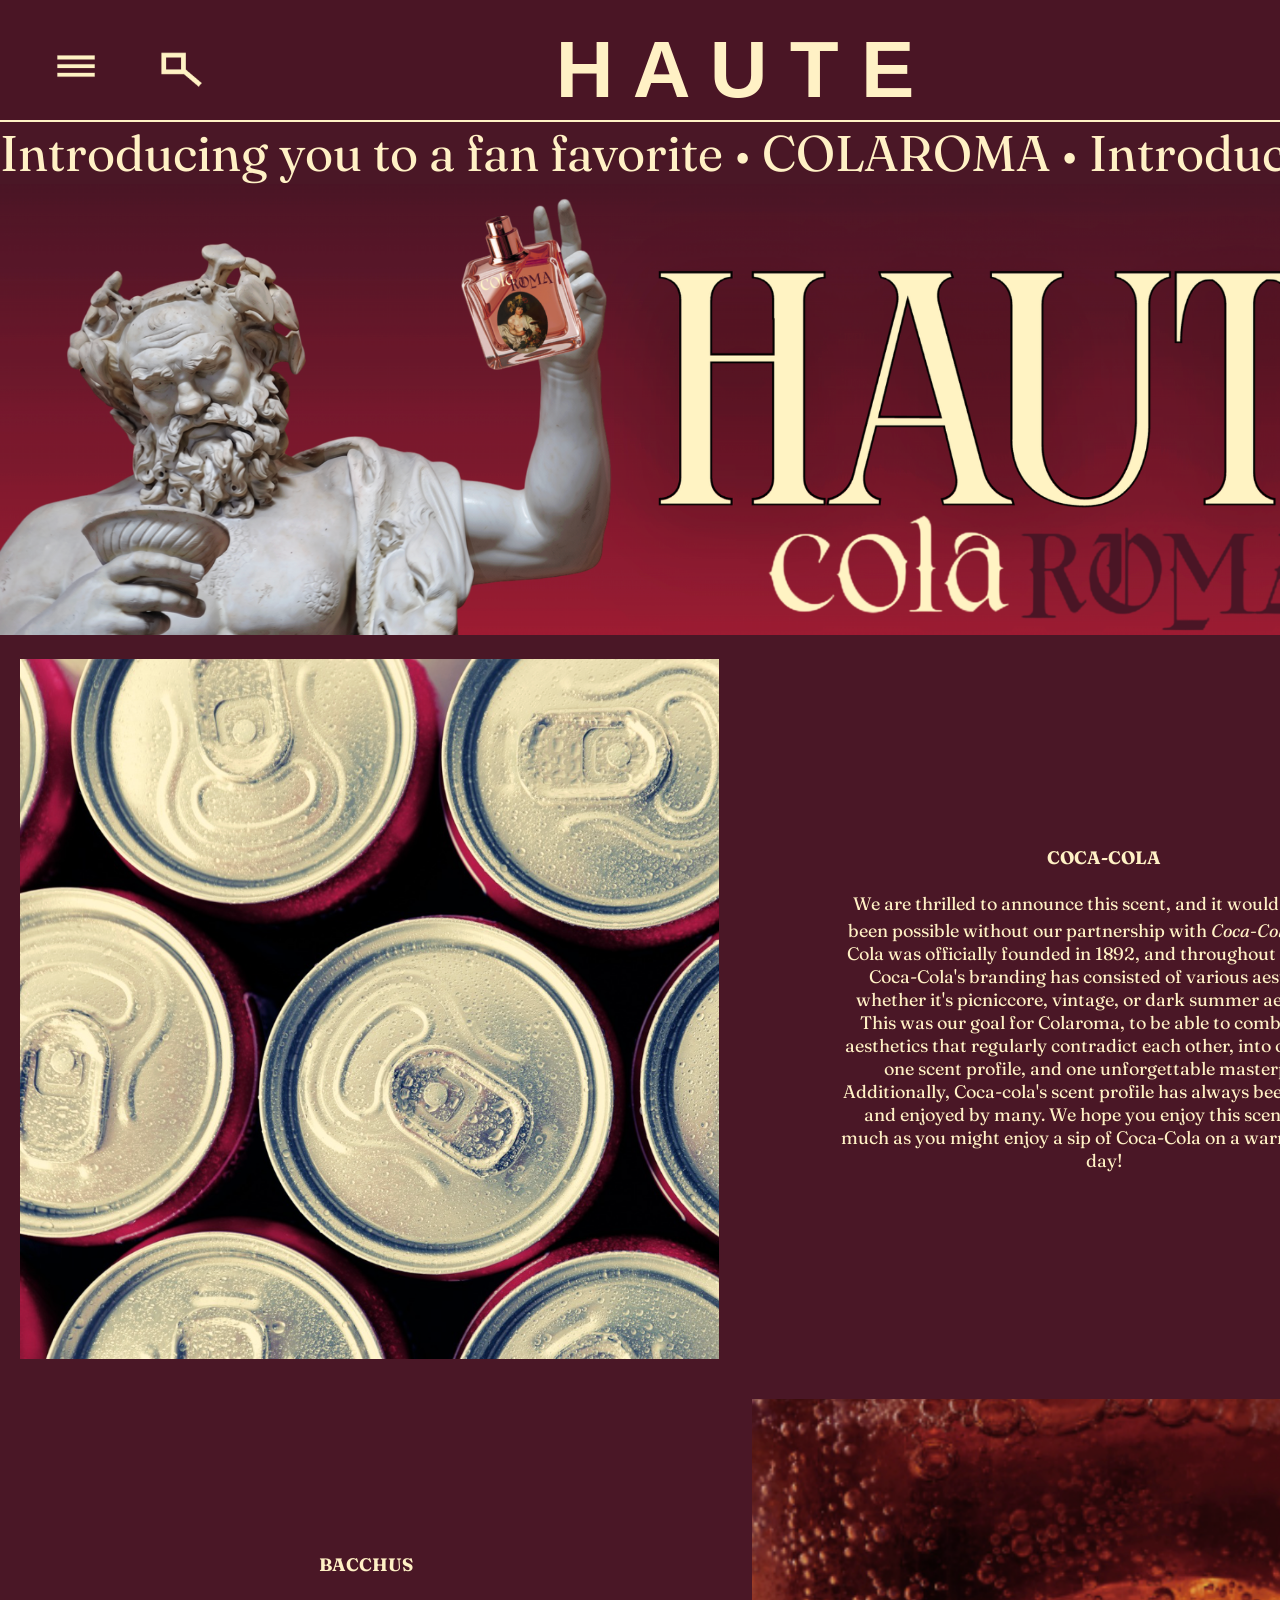
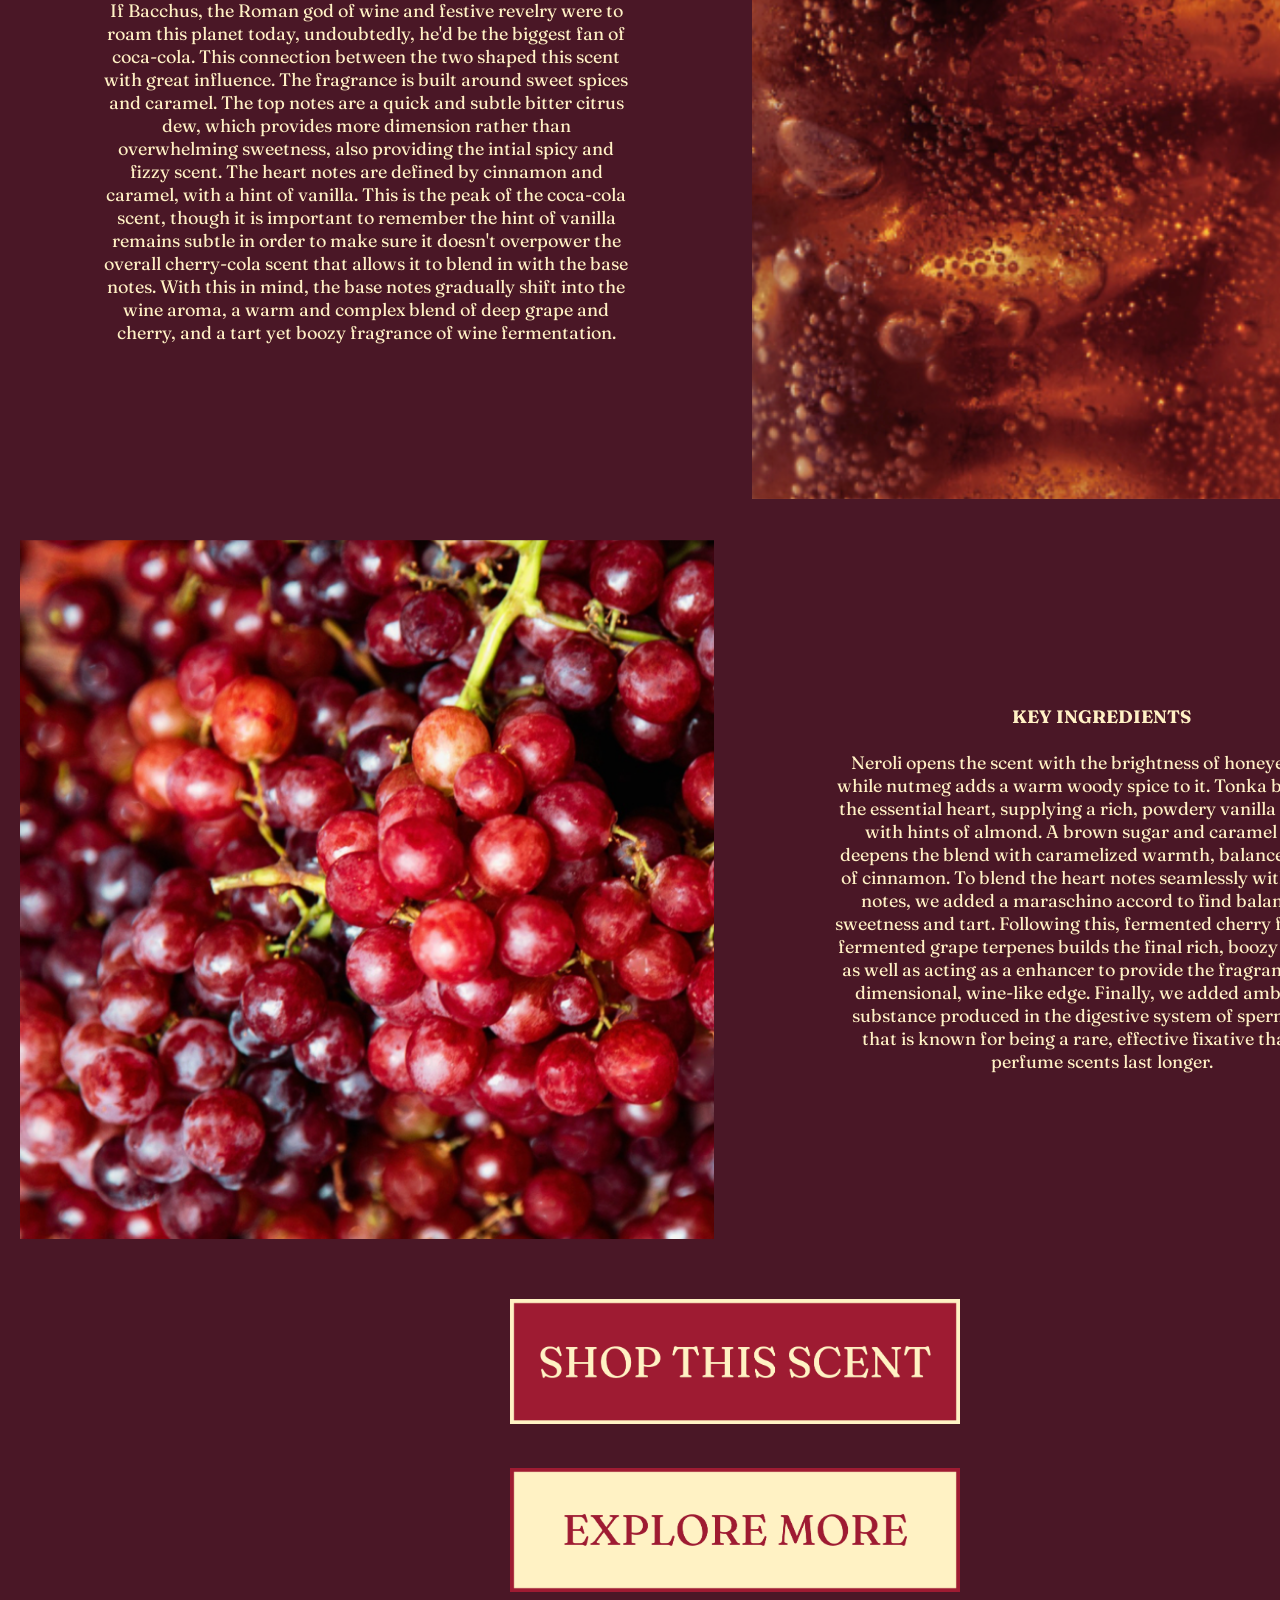
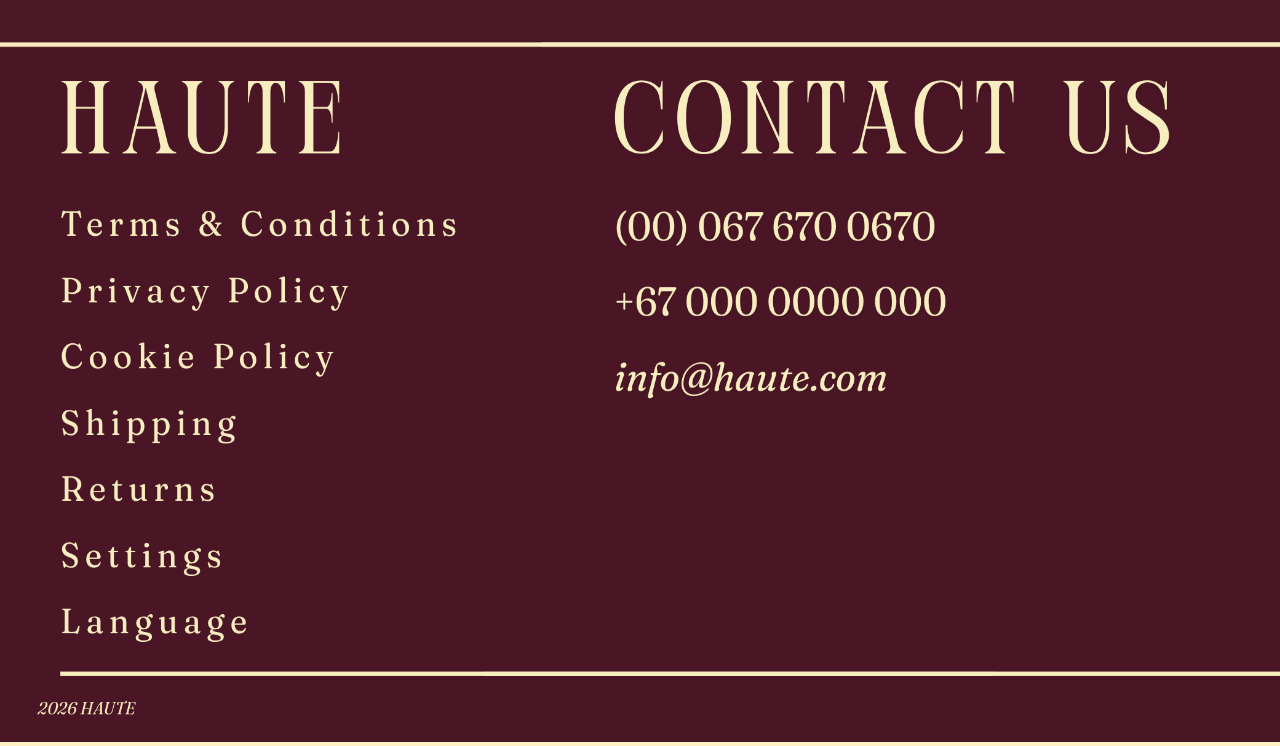
<file: colaroma.html>
<!DOCTYPE html>
<html lang="en">
<head>
    <meta charset="UTF-8">
    <meta name="viewport" content="width=device-width, initial-scale=1.0">
    <title>Soleil</title>
    <link href="https://fonts.cdnfonts.com/css/perandory" rel="stylesheet">
    <link rel="stylesheet" href="styles.css">
    <link rel="preconnect" href="https://fonts.googleapis.com">
    <link rel="preconnect" href="https://fonts.gstatic.com" crossorigin>
    <link href="https://fonts.googleapis.com/css2?family=Fraunces:ital,opsz,wght@0,9..144,100..900;1,9..144,100..900&display=swap" rel="stylesheet">
    <script src="script.js" defer></script>
</head>
<body>
    <nav>
        <div class="navLeft">
            <ul>
                <li>
                        <img id="menuBtn" src="photos/menu.png" width="70"> 
                </li>
                <li>
                    <a href="explore.html">
                        <img src="photos/explore.png" width="80">
                    </a>
                </li>
            </ul>
        </div>
        <a href="index.html">
            <div class="navCenter"><h1>H A U T E</h1></div>
        </a>
        <div class="navRight">
            <ul>
                <li>
                    <a href="profile.html">
                        <img src="photos/profile.png" width="70">
                    </a>
                </li>
                <li>
                    <a href="shop.html">
                        <img src="photos/shop.png" width="80" height="70">
                    </a>
                </li>
            </ul>
        </div>
    </nav>
    <main class="colaroma">
        <div class="ticker">
            <div class="ticker-track">
                <span>Introducing you to a fan favorite •  COLAROMA  • </span>
                <span>Introducing you to a fan favorite •  COLAROMA  • </span>
                <span>Introducing you to a fan favorite •  COLAROMA  • </span>
            </div>
        </div>
        <div>
            <img src="photos/colarama_billboard.png" width="1470px">
        </div>
        <div class="soleil1">
           <img src="photos/cans_colaroma.png" width="700px" height="700px"> 
           <p><b>COCA-COLA</b><br><br>We are thrilled to announce this scent, and it would not have been possible without our partnership with <i>Coca-Cola<sup>®</sup>.</i> Coca-Cola was officially founded in 1892, and throughout the years, Coca-Cola's branding has consisted of various aesthetics, whether it's picniccore, vintage, or dark summer aesthetic--This was our goal for Colaroma, to be able to combine such aesthetics that regularly contradict each other, into one bottle, one scent profile, and one unforgettable masterpiece. Additionally, Coca-cola's scent profile has always been distinct, and enjoyed by many. We hope you enjoy this scent just as much as you might enjoy a sip of Coca-Cola on a warm summer day!</p>
        </div>
        <div class="soleil1">
            <p><b>BACCHUS</b><br><br>If Bacchus, the Roman god of wine and festive revelry were to roam this planet today, undoubtedly, he'd be the biggest fan of coca-cola. This connection between the two shaped this scent with great influence. The fragrance is built around sweet spices and caramel. The top notes are a quick and subtle bitter citrus dew, which provides more dimension rather than overwhelming sweetness, also providing the intial spicy and fizzy scent. The heart notes are defined by cinnamon and caramel, with a hint of vanilla. This is the peak of the coca-cola scent, though it is important to remember the hint of vanilla remains subtle in order to make sure it doesn't overpower the overall cherry-cola scent that allows it to blend in with the base notes. With this in mind, the base notes gradually shift into the wine aroma, a warm and complex blend of deep grape and cherry, and a tart yet boozy fragrance of wine fermentation.</p>
            <img src="photos/coke_colaroma.png" width="700px" height="700px"> 
        </div>
        <div class="soleil1">
           <img src="photos/grapes_colaroma.png" width="700px" height="700px"> 
           <p><b>KEY INGREDIENTS</b><br><br>Neroli opens the scent with the brightness of honeyed citrus, while nutmeg adds a warm woody spice to it. Tonka beans form the essential heart, supplying a rich, powdery vanilla sweetness with hints of almond. A brown sugar and caramel accord deepens the blend with caramelized warmth, balance by a kick of cinnamon. To blend the heart notes seamlessly with the base notes, we added a maraschino accord to find balance with sweetness and tart. Following this, fermented cherry filtrate and fermented grape terpenes builds the final rich, boozy fruitiness, as well as acting as a enhancer to provide the fragrance a more dimensional, wine-like edge. Finally, we added ambergris, a substance produced in the digestive system of sperm whales that is known for being a rare, effective fixative that helps perfume scents last longer.</p>
        </div>
        <div class="soleilButtons">
            <a href="shop.html">
                <img src="photos/btn1_venus.png" width="450"> 
            </a>
            <a href="explore.html">
                <img src="photos/btn2_venus.png" width="450"> 
            </a>
        </div>
    </main>
    <img src="photos/footer.png" width="1475" height="700">
    <div id="menu" class="menupopup">
        <span id="menuCloseBtn" class="menu-close">&times; MENU</span>
        <div class="menu-content">
            <div class="menu-left">
                <div class="menu-section">
                    <h3>FRAGRANCES</h3>
                    <div class="fragflex">
                        <img src="photos/verticalline.png" width="4" height="100">
                        <div class="menu-section">
                        <a href="colaroma.html">Colaroma</a>
                        <a href="soleil.html">Soleil</a>
                        <a href="venus.html">Venus</a>
                        </div>
                    </div>
                </div>
                  <div class="menu-section">
                    <h3>PAGES</h3>
                    <div class="pageflex">
                        <img src="photos/verticalline.png" width="4" height="140">
                        <div class="menu-section">
                        <a href="index.html">Home</a>
                        <a href="explore.html">Explore</a>
                        <a href="profile.html">Profile</a>
                        <a href="shop.html">Shop</a>
                    </div>
                </div>
                </div>
            </div>
            <div class="menu-right">
                <div class="collagesect1">
                    <img src="photos/menucollage1.png" width="470" height="350" id="colacollage" class="imgssect1">
                    <img src="photos/menucollage2.png" width="470" height="150" class="imgssect1">
                </div>
                <div class="collagesect2">
                    <img src="photos/menucollage3.png" width="415" height="520" class="imgssect2">
                </div>
            </div>
        </div>
    </div>
    </body
</file>
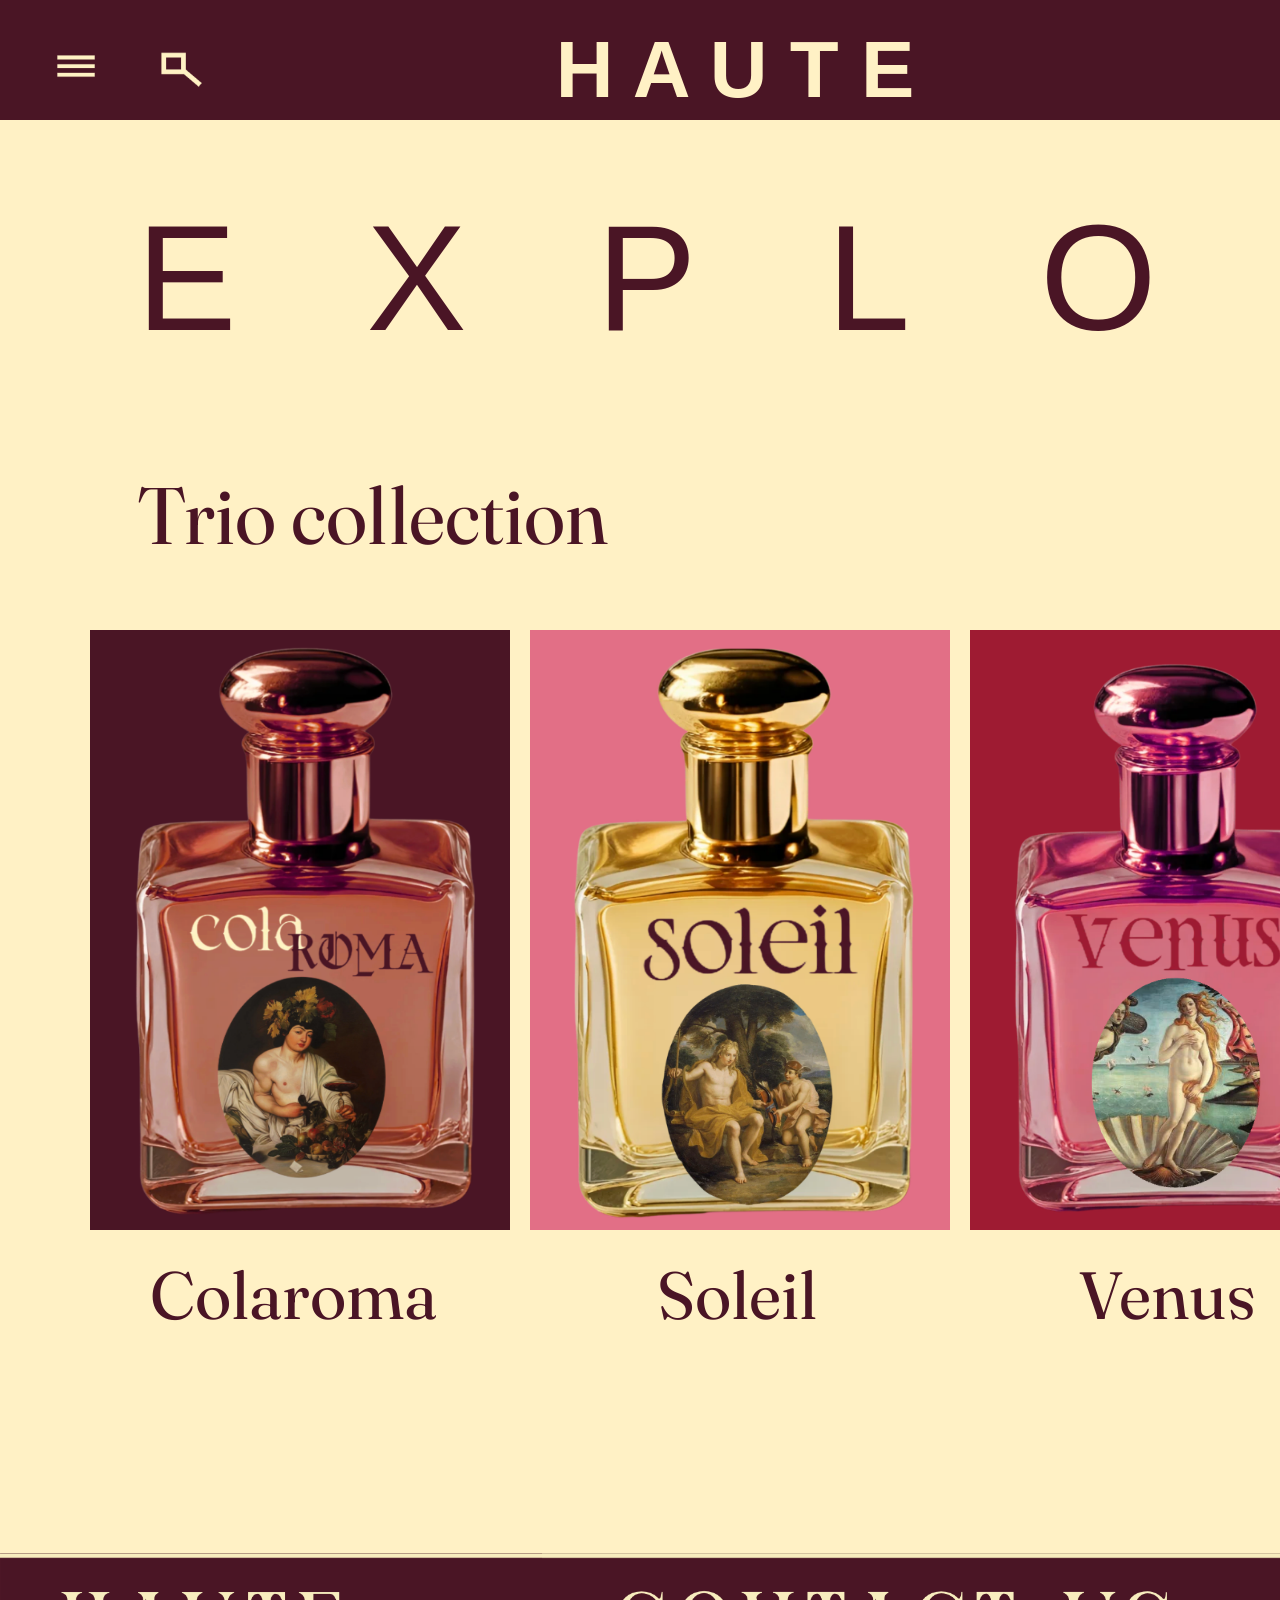
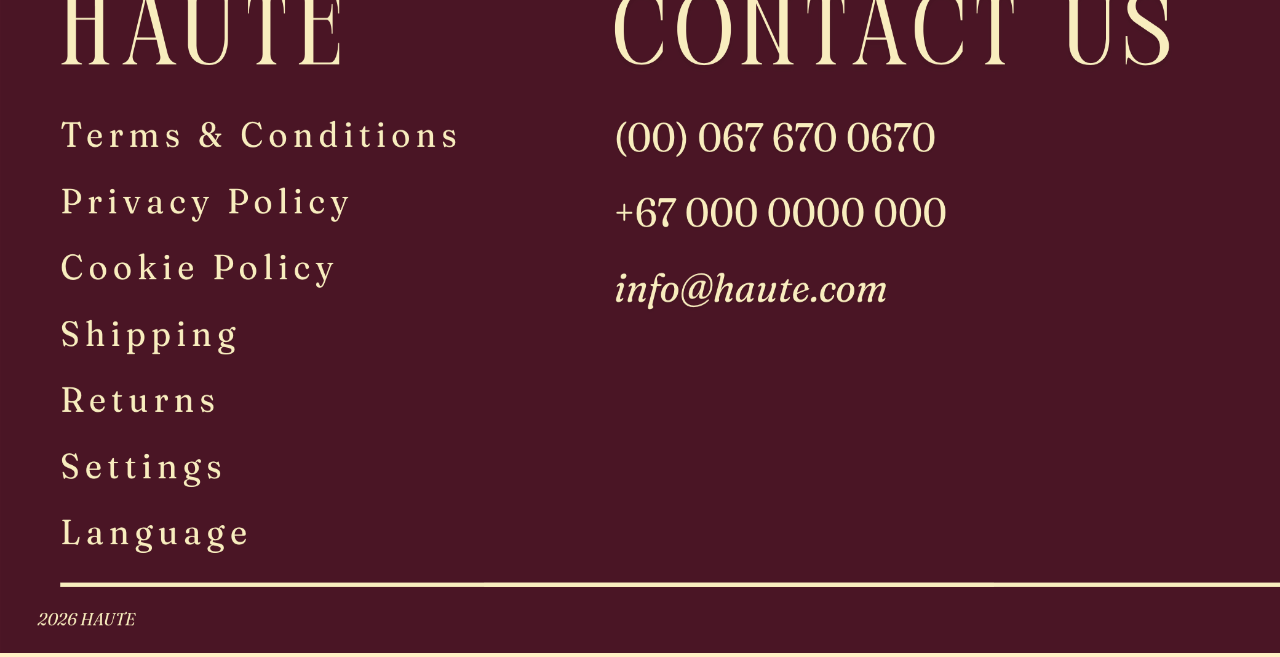
<file: explore.html>
<!DOCTYPE html>
<html lang="en">
<head>
    <meta charset="UTF-8">
    <meta name="viewport" content="width=device-width, initial-scale=1.0">
    <title>Soleil</title>
    <link href="https://fonts.cdnfonts.com/css/perandory" rel="stylesheet">
    <link rel="stylesheet" href="styles.css">
    <link rel="preconnect" href="https://fonts.googleapis.com">
    <link rel="preconnect" href="https://fonts.gstatic.com" crossorigin>
    <link href="https://fonts.googleapis.com/css2?family=Fraunces:ital,opsz,wght@0,9..144,100..900;1,9..144,100..900&display=swap" rel="stylesheet">
    <script src="script.js" defer></script>
</head>
<body>
    <nav>
        <div class="navLeft">
            <ul>
                <li>
                        <img id="menuBtn" src="photos/menu.png" width="70">
                </li>
                <li>
                    <a href="explore.html">
                        <img src="photos/explore.png" width="80">
                    </a>
                </li>
            </ul>
        </div>
        <a href="index.html">
            <div class="navCenter"><h1>H A U T E</h1></div>
        </a>
        <div class="navRight">
            <ul>
                <li>
                    <a href="profile.html">
                        <img src="photos/profile.png" width="70">
                    </a>
                </li>
                <li>
                    <a href="shop.html">
                        <img src="photos/shop.png" width="80" height="70">
                    </a>
                </li>
            </ul>
        </div>
    </nav>
    <main class="explore">
        <div>
            <h1>EXPLORE</h1>
        </div>
        <div>
        <h2>Trio collection</h2>
        </div>
        <div class = "bottles">
            <a href="colaroma.html">
                <img src="photos/colaromaexplore.png" width="420" height="600">
            </a>
            <a href="soleil.html">
                <img src="photos/soleilexplore.png" width="420" height="600">
            </a>
            <a href="venus.html">
                <img src="photos/venusexplore.png" width="420" height="600">
            </a>
        </div>
        <div class = "bottlesText">
            <h3>Colaroma</h3>
            <h3>Soleil</h3>
            <h3>Venus</h3>
        </div>
        <img src="photos/footer.png" width="1475" height="700">
    </main>
    <div id="menu" class="menupopup">
        <span id="menuCloseBtn" class="menu-close">&times; MENU</span>
        <div class="menu-content">
            <div class="menu-left">
                <div class="menu-section">
                    <h3>FRAGRANCES</h3>
                    <div class="fragflex">
                        <img src="photos/verticalline.png" width="4" height="100">
                        <div class="menu-section">
                        <a href="colaroma.html">Colaroma</a>
                        <a href="soleil.html">Soleil</a>
                        <a href="venus.html">Venus</a>
                        </div>
                    </div>
                </div>
                  <div class="menu-section">
                    <h3>PAGES</h3>
                    <div class="pageflex">
                        <img src="photos/verticalline.png" width="4" height="140">
                        <div class="menu-section">
                        <a href="index.html">Home</a>
                        <a href="explore.html">Explore</a>
                        <a href="profile.html">Profile</a>
                        <a href="shop.html">Shop</a>
                    </div>
                </div>
                </div>
            </div>
            <div class="menu-right">
                <div class="collagesect1">
                    <img src="photos/menucollage1.png" width="470" height="350" id="colacollage" class="imgssect1">
                    <img src="photos/menucollage2.png" width="470" height="150" class="imgssect1">
                </div>
                <div class="collagesect2">
                    <img src="photos/menucollage3.png" width="415" height="520" class="imgssect2">
                </div>
            </div>
        </div>
    </div>
</body>
</html>
</file>
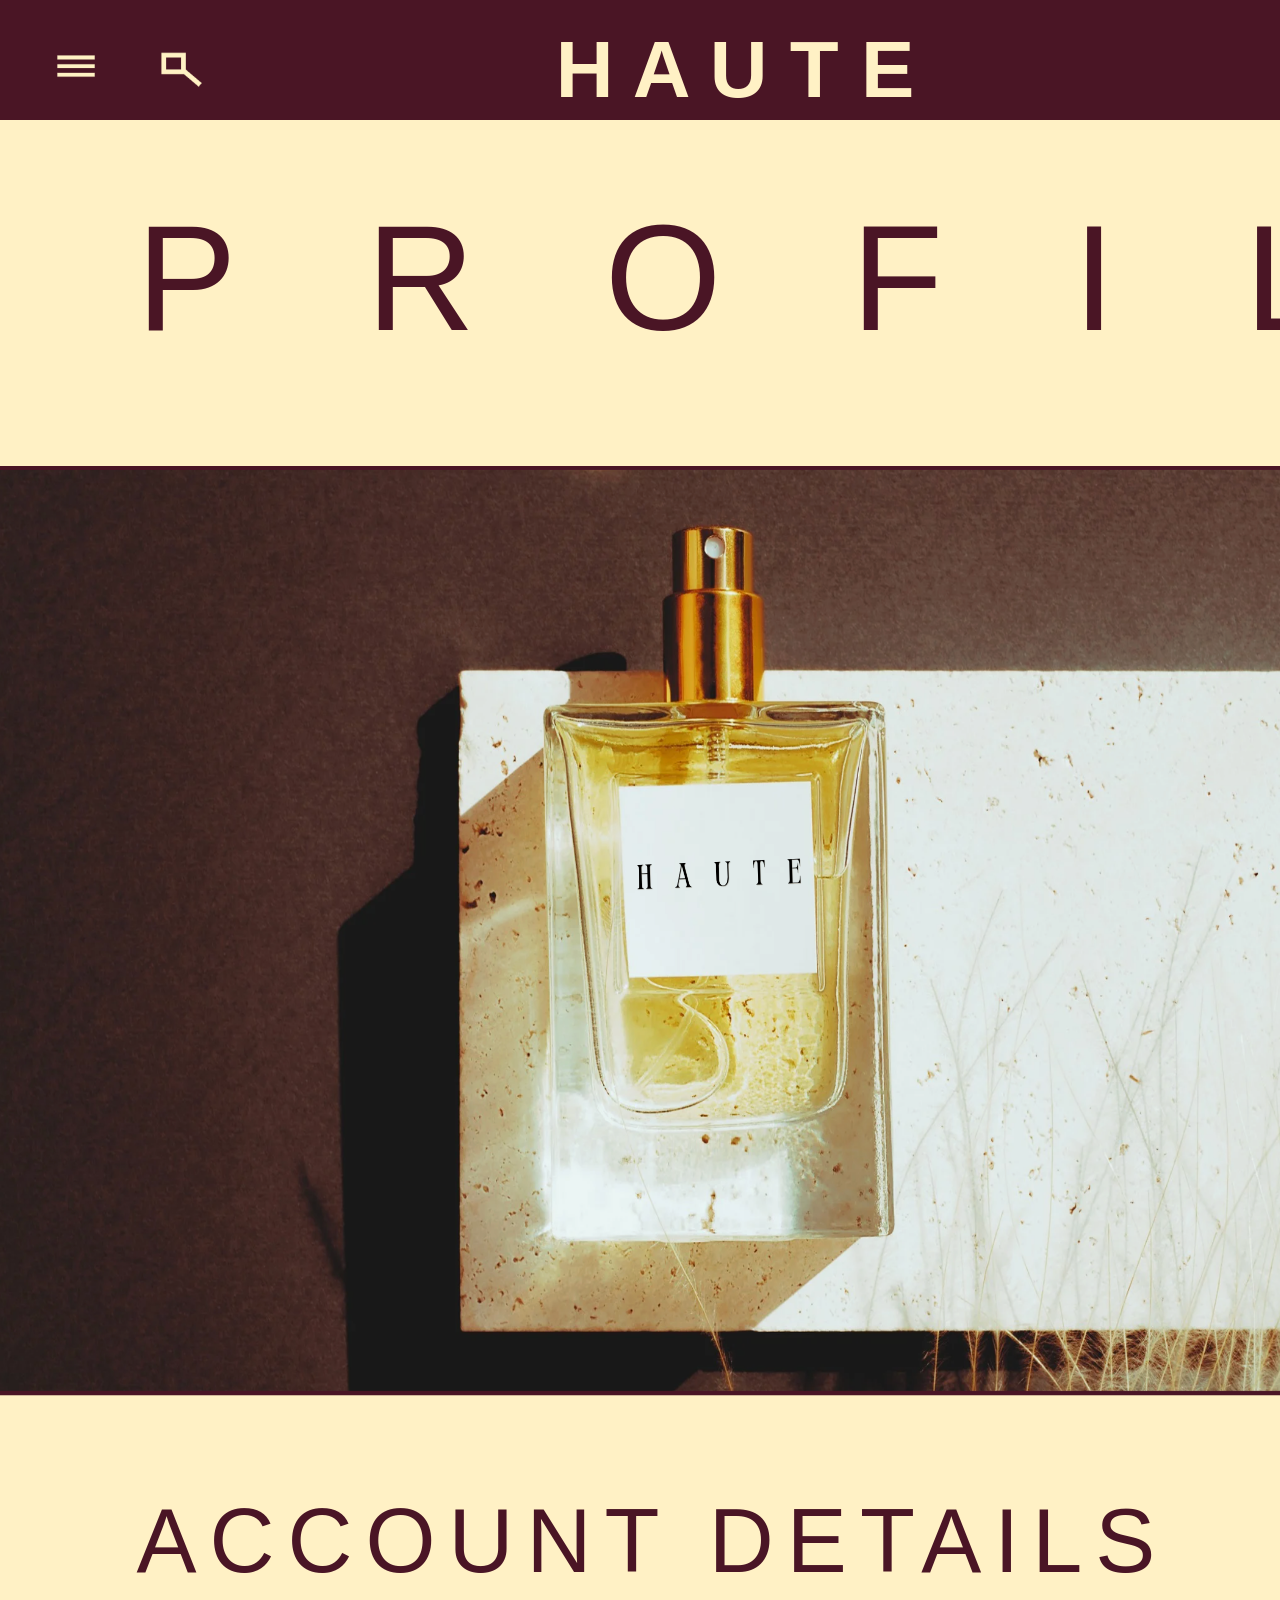
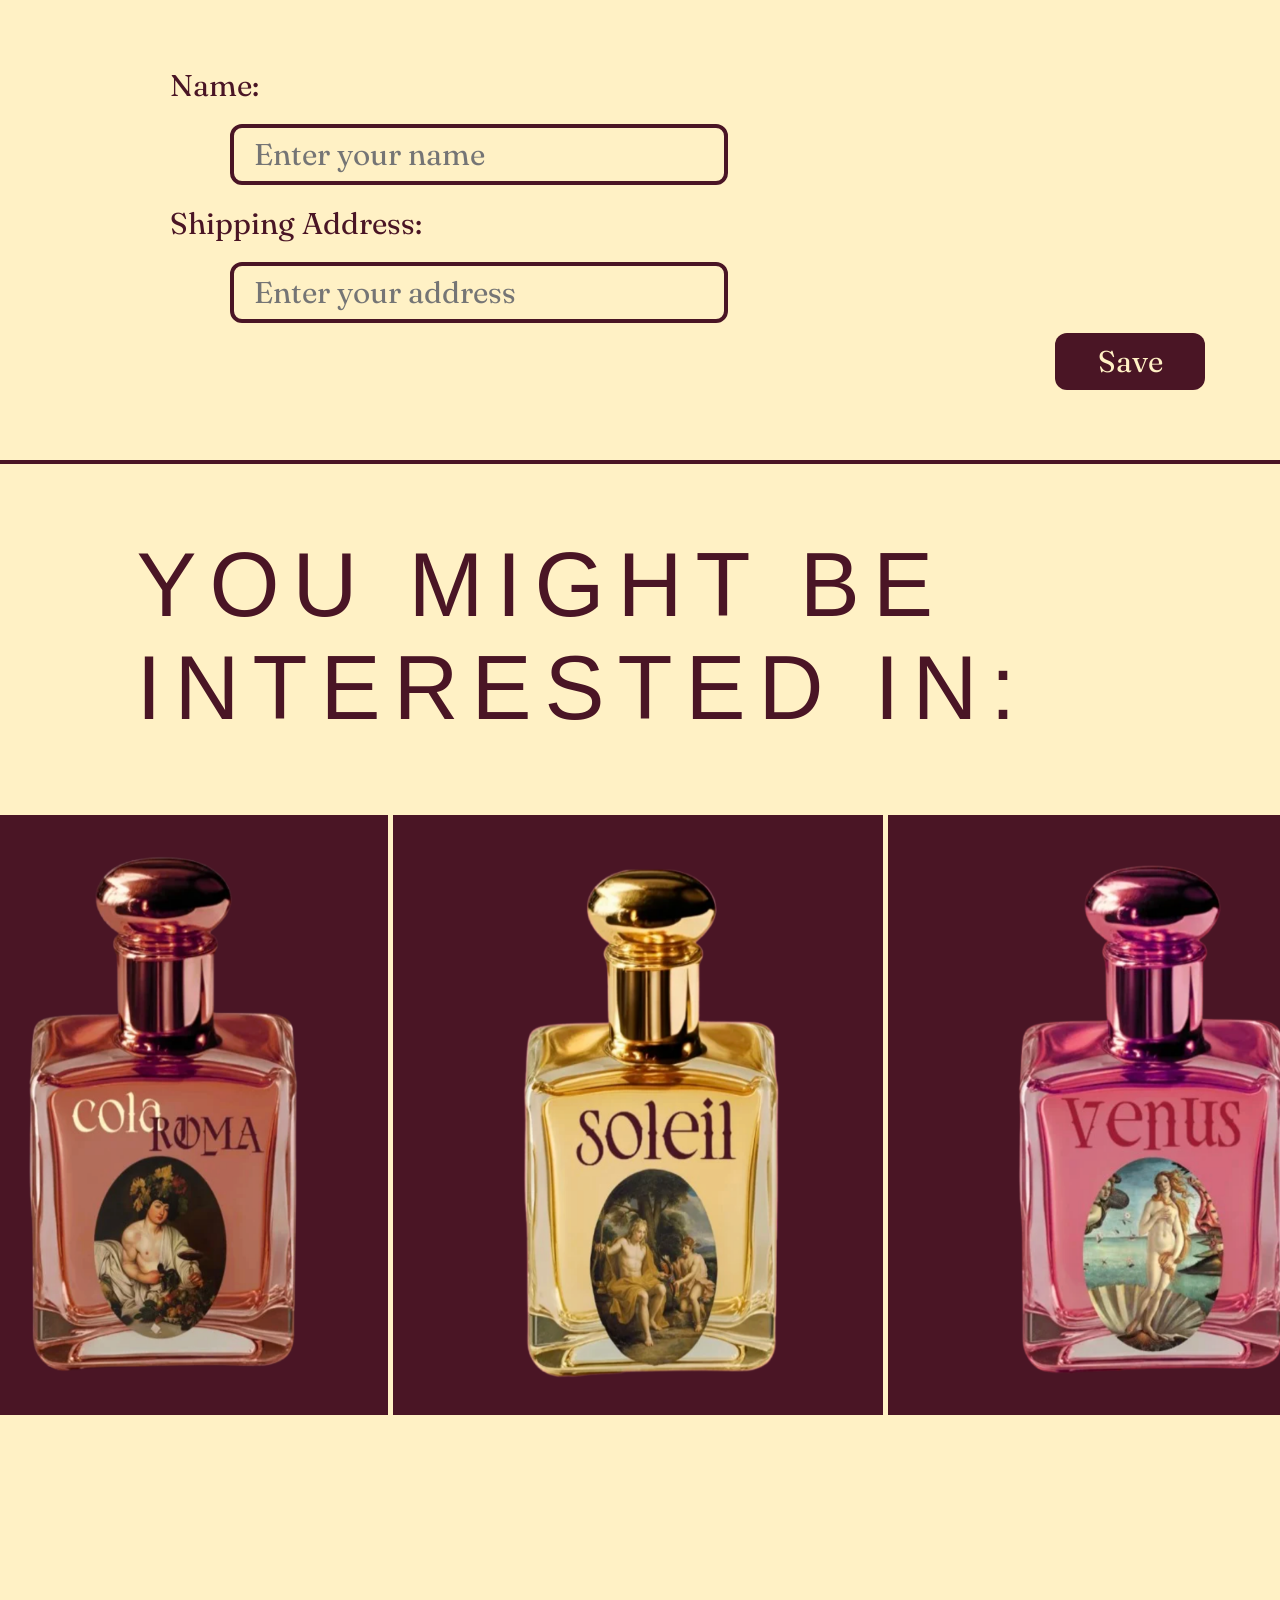
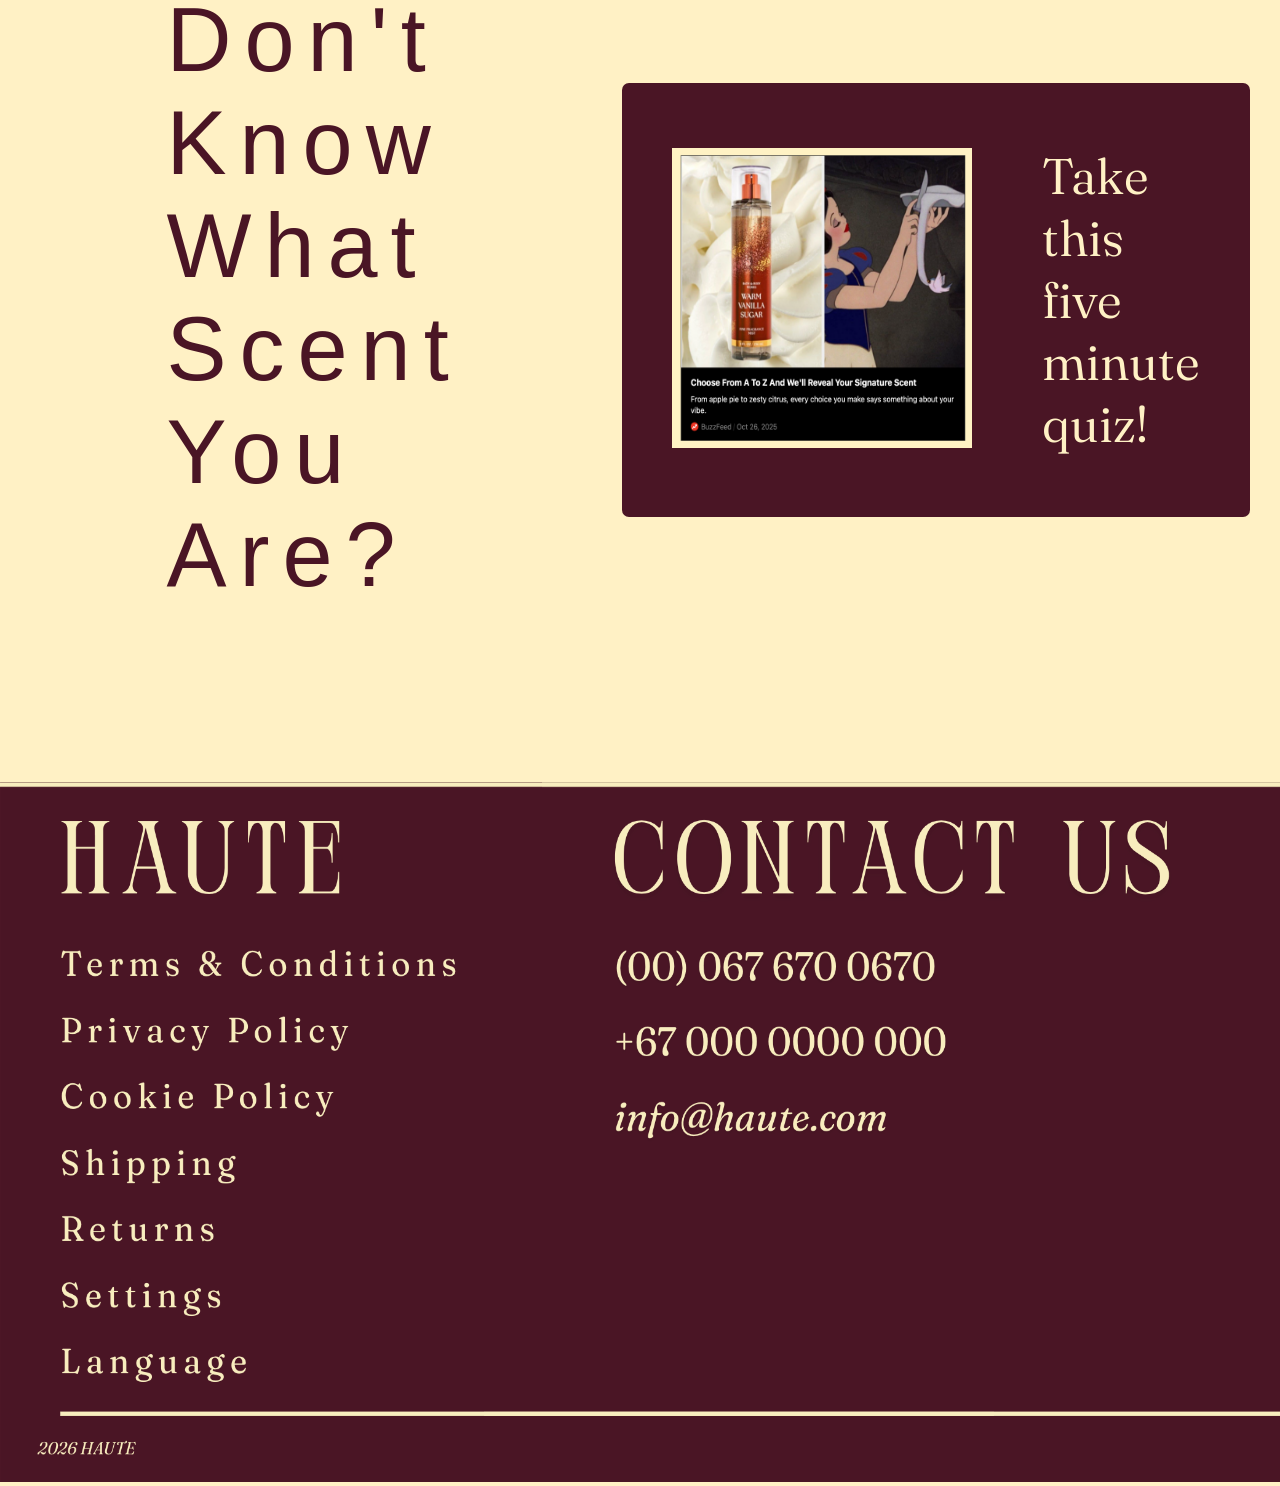
<file: profile.html>
<!DOCTYPE html>
<html lang="en">
<head>
    <meta charset="UTF-8">
    <meta name="viewport" content="width=device-width, initial-scale=1.0">
    <title>Soleil</title>
    <link href="https://fonts.cdnfonts.com/css/perandory" rel="stylesheet">
    <link rel="stylesheet" href="styles.css">
    <link rel="preconnect" href="https://fonts.googleapis.com">
    <link rel="preconnect" href="https://fonts.gstatic.com" crossorigin>
    <link href="https://fonts.googleapis.com/css2?family=Fraunces:ital,opsz,wght@0,9..144,100..900;1,9..144,100..900&display=swap" rel="stylesheet">
    <script src="script.js" defer></script>
</head>
<body>
    <nav>
        <div class="navLeft">
            <ul>
                <li>
                        <img id="menuBtn" src="photos/menu.png" width="70">
                </li>
                <li>
                    <a href="explore.html">
                        <img src="photos/explore.png" width="80">
                    </a>
                </li>
            </ul>
        </div>
        <a href="index.html">
            <div class="navCenter"><h1>H A U T E</h1></div>
        </a>
        <div class="navRight">
            <ul>
                <li>
                    <a href="profile.html">
                        <img src="photos/profile.png" width="70">
                    </a>
                </li>
                <li>
                    <a href="shop.html">
                        <img src="photos/shop.png" width="80" height="70">
                    </a>
                </li>
            </ul>
        </div>
    </nav>
    <main class="profile">
        <div>
            <h1>PROFILE</h1>
        </div>
        <div>
        <img src="photos/profile_banner.png" width="1470" height="930">
        </div>
        <section class="accountdetails">
            <h2>ACCOUNT DETAILS</h2>
            <div class="userinputs">
                <label for="Name">Name:</label>
                <input type="text" id="Name" placeholder="Enter your name">
            </div>
            <div class="userinputs">
                <label for="Address">Shipping Address:</label>
                <input type="text" id="Address" placeholder="Enter your address">     
            </div>
        <button class="save-button">Save</button>
        </section>
        <hr>
        <div>
            <h2>YOU MIGHT BE <br> INTERESTED IN:</h2>
        </div>
        <div class = "profilebottles">
            <a href="colaroma.html">
                <img src="photos/colaroma_profile.png" width="483" height="600">
            </a>
            <a href="soleil.html">
                <img src="photos/soleil_profile.png" width="489.5" height="600">
            </a>
            <a href="venus.html">
                <img src="photos/venus_profile.png" width="487" height="600">
            </a>
        </div>
        <section class="profilelast">
            <h2>Don't Know What Scent <br>You Are?</h2>
            <div class="quizbox">
                <a href="https://www.buzzfeed.com/brookespieler1/pick-from-a-to-z-and-weall-reveal-your-signature">
                    <img src="photos/quiz.png" width="300" height="300">
                </a>
                <h3>Take this five <br> minute <br> quiz!</h3>
            </div>
        </section>
        <img src="photos/footer.png" width="1475" height="700">
    </main>
    <div id="menu" class="menupopup">
        <span id="menuCloseBtn" class="menu-close">&times; MENU</span>
        <div class="menu-content">
            <div class="menu-left">
                <div class="menu-section">
                    <h3>FRAGRANCES</h3>
                    <div class="fragflex">
                        <img src="photos/verticalline.png" width="4" height="100">
                        <div class="menu-section">
                        <a href="colaroma.html">Colaroma</a>
                        <a href="soleil.html">Soleil</a>
                        <a href="venus.html">Venus</a>
                        </div>
                    </div>
                </div>
                  <div class="menu-section">
                    <h3>PAGES</h3>
                    <div class="pageflex">
                        <img src="photos/verticalline.png" width="4" height="140">
                        <div class="menu-section">
                        <a href="index.html">Home</a>
                        <a href="explore.html">Explore</a>
                        <a href="profile.html">Profile</a>
                        <a href="shop.html">Shop</a>
                    </div>
                </div>
                </div>
            </div>
            <div class="menu-right">
                <div class="collagesect1">
                    <img src="photos/menucollage1.png" width="470" height="350" id="colacollage" class="imgssect1">
                    <img src="photos/menucollage2.png" width="470" height="150" class="imgssect1">
                </div>
                <div class="collagesect2">
                    <img src="photos/menucollage3.png" width="415" height="520" class="imgssect2">
                </div>
            </div>
        </div>
    </div>
</body>
</html>
</file>
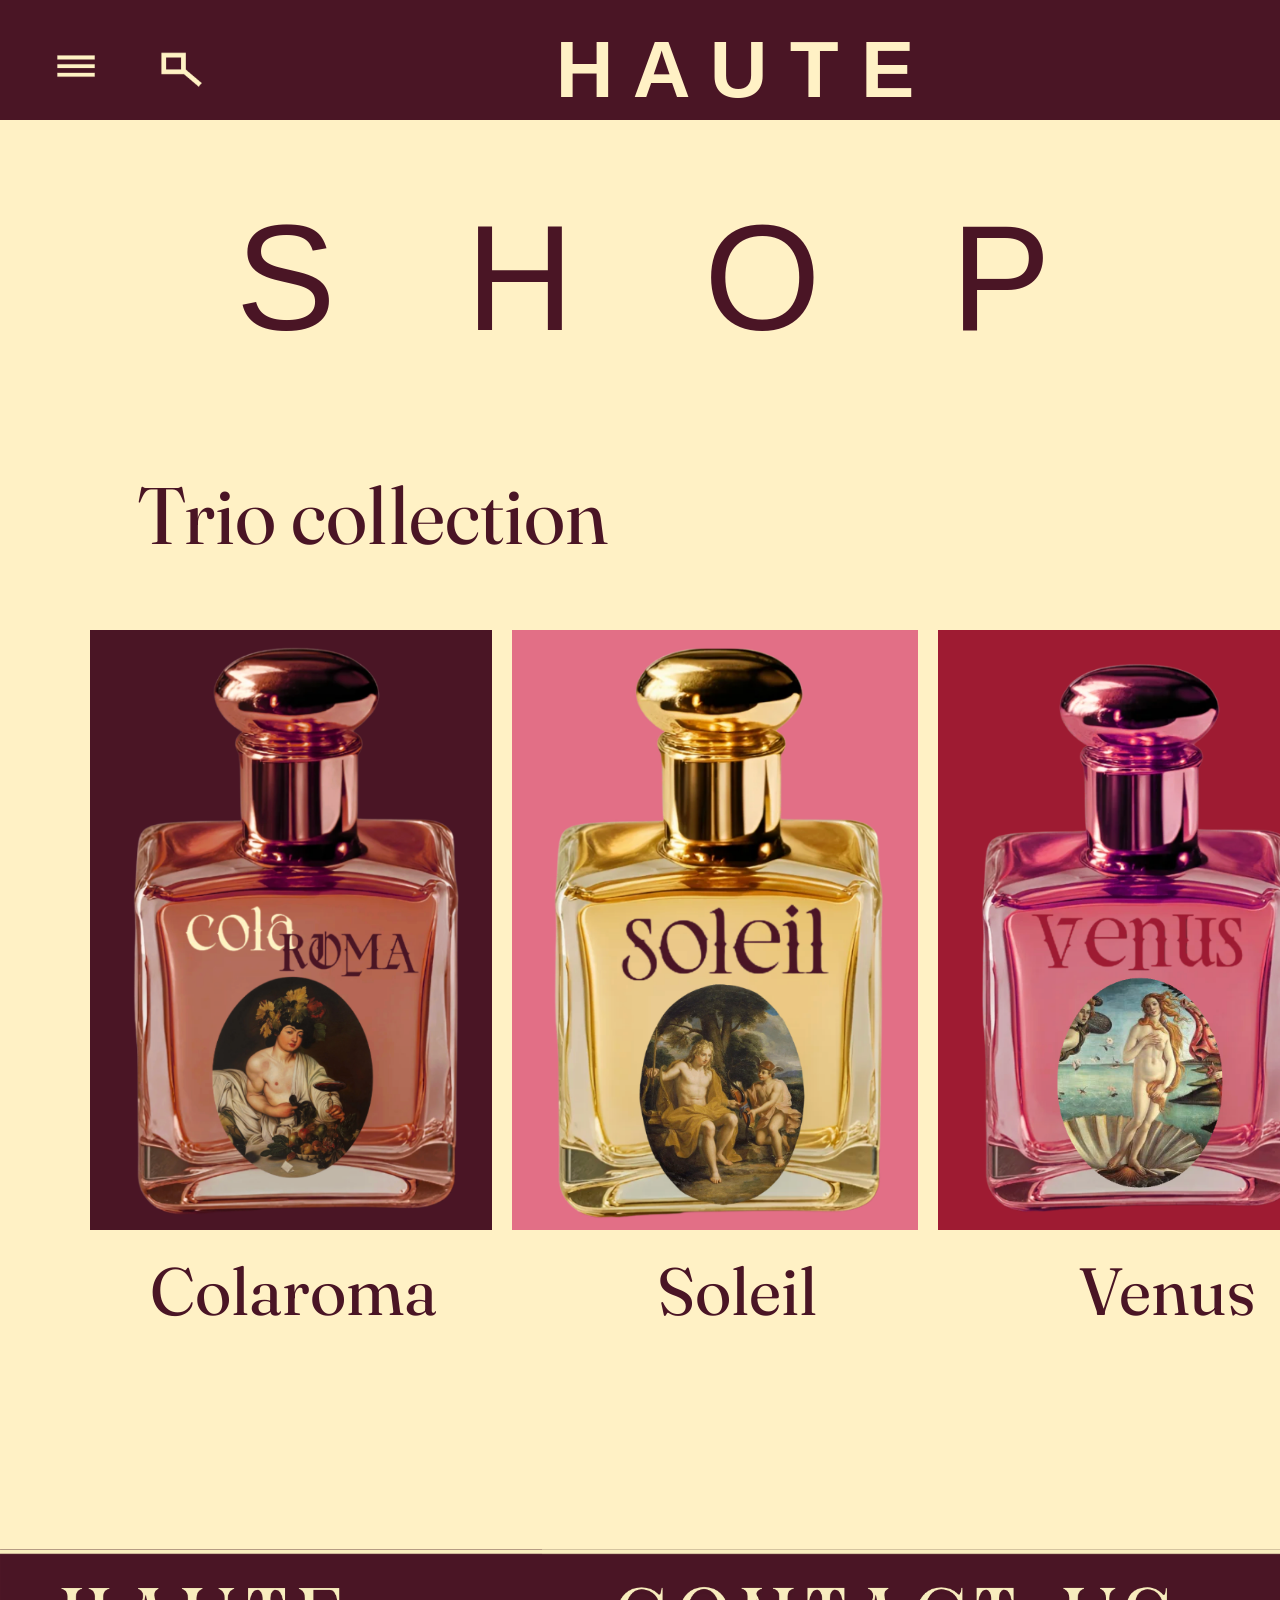
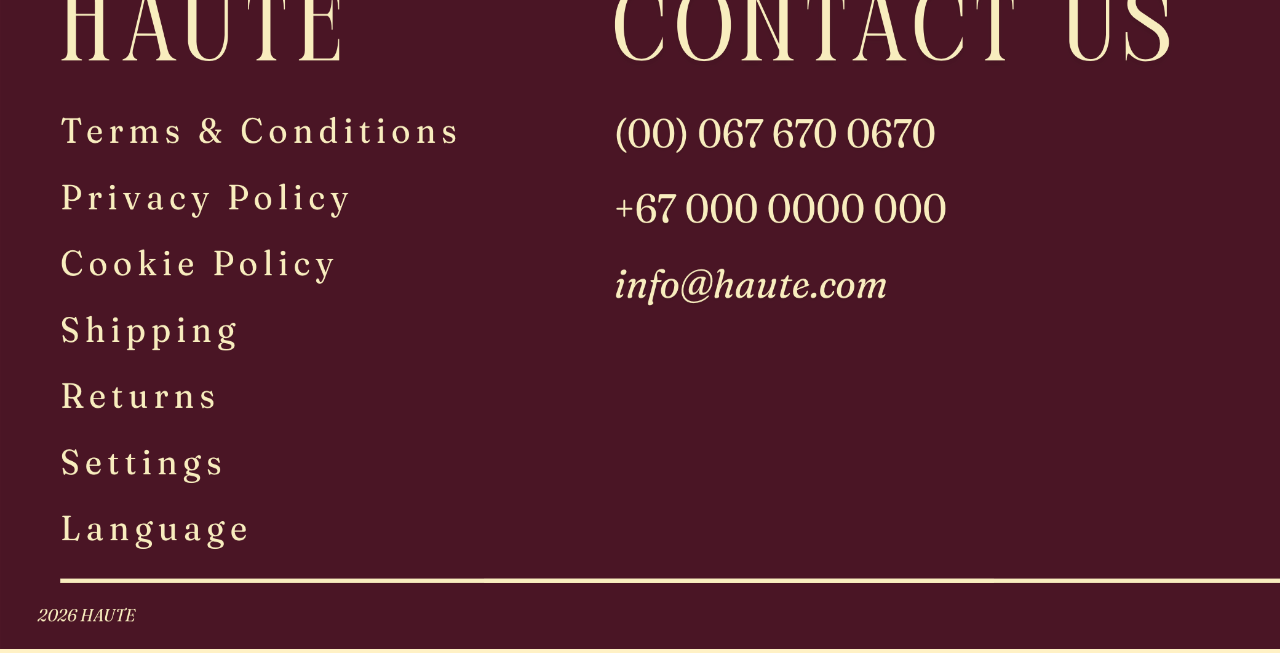
<file: shop.html>
<!DOCTYPE html>
<html lang="en">
<head>
    <meta charset="UTF-8">
    <meta name="viewport" content="width=device-width, initial-scale=1.0">
    <title>Soleil</title>
    <link href="https://fonts.cdnfonts.com/css/perandory" rel="stylesheet">
    <link rel="stylesheet" href="styles.css">
    <link rel="preconnect" href="https://fonts.googleapis.com">
    <link rel="preconnect" href="https://fonts.gstatic.com" crossorigin>
    <link href="https://fonts.googleapis.com/css2?family=Fraunces:ital,opsz,wght@0,9..144,100..900;1,9..144,100..900&display=swap" rel="stylesheet">
    <script src="script.js" defer></script>
</head>
<body>
    <nav>
        <div class="navLeft">
            <ul>
                <li>
                        <img id="menuBtn" src="photos/menu.png" width="70">
                </li>
                <li>
                    <a href="explore.html">
                        <img src="photos/explore.png" width="80">
                    </a>
                </li>
            </ul>
        </div>
        <a href="index.html">
            <div class="navCenter"><h1>H A U T E</h1></div>
        </a>
        <div class="navRight">
            <ul>
                <li>
                    <a href="profile.html">
                        <img src="photos/profile.png" width="70">
                    </a>
                </li>
                <li>
                    <a href="shop.html">
                        <img src="photos/shop.png" width="80" height="70">
                    </a>
                </li>
            </ul>
        </div>
    </nav>
    <main class="shop">
        <div>
            <h1>SHOP</h1>
        </div>
        <div>
        <h2>Trio collection</h2>
        </div>
        <div class = "bottles">
                <img id="colaromabottle" class="popupimg" src="photos/colaromaexplore.png" width="420" height="600">
                <img id="soleilbottle" class="popupimg" src="photos/soleilexplore.png" width="420" height="600">
                <img id="venusbottle" class="popupimg" src="photos/venusexplore.png" width="420" height="600">
        </div>
        <div id="colaromapopup" class="popup">
            <div class="popup-content">
                <span class="close">&times;</span>
                <div class="popupleft">
                    <img src="photos/colaromapopup.png" width="220" height="300">
                </div>
                <div class="popupright">
                    <h2>Colaroma</h2>
                    <div class="popupinfo">
                         <div>
                            <p>$235.00</p>
                        </div>
                        <div>
                            <button>Purchase</button>
                        </div>
                    </div>        
                </div>
            </div>
        </div>
        <div id="soleilpopup" class="popup">
            <div class="popup-content">
                <span class="close">&times;</span>
                <div class="popupleft">
                    <img src="photos/soleilpopup.png" width="220" height="300">
                </div>
                <div class="popupright">
                    <h2>Soleil</h2>
                    <div class="popupinfo">
                         <div>
                            <p>$235.00</p>
                        </div>
                        <div>
                            <button>Purchase</button>
                        </div>
                    </div>        
                </div>
            </div>
        </div>
         <div id="venuspopup" class="popup">
            <div class="popup-content">
                <span class="close">&times;</span>
                <div class="popupleft">
                    <img src="photos/venuspopup.png" width="220" height="300">
                </div>
                <div class="popupright">
                    <h2>Venus</h2>
                    <div class="popupinfo">
                         <div>
                            <p>$235.00</p>
                        </div>
                        <div>
                            <button>Purchase</button>
                        </div>
                    </div>        
                </div>
            </div>
        </div>
        <div class = "bottlesText">
            <h3>Colaroma</h3>
            <h3>Soleil</h3>
            <h3>Venus</h3>
        </div>
        <img src="photos/footer.png" width="1475" height="700">
    </main>
    <div id="menu" class="menupopup">
        <span id="menuCloseBtn" class="menu-close">&times; MENU</span>
        <div class="menu-content">
            <div class="menu-left">
                <div class="menu-section">
                    <h3>FRAGRANCES</h3>
                    <div class="fragflex">
                        <img src="photos/verticalline.png" width="4" height="100">
                        <div class="menu-section">
                        <a href="colaroma.html">Colaroma</a>
                        <a href="soleil.html">Soleil</a>
                        <a href="venus.html">Venus</a>
                        </div>
                    </div>
                </div>
                  <div class="menu-section">
                    <h3>PAGES</h3>
                    <div class="pageflex">
                        <img src="photos/verticalline.png" width="4" height="140">
                        <div class="menu-section">
                        <a href="index.html">Home</a>
                        <a href="explore.html">Explore</a>
                        <a href="profile.html">Profile</a>
                        <a href="shop.html">Shop</a>
                    </div>
                </div>
                </div>
            </div>
            <div class="menu-right">
                <div class="collagesect1">
                    <img src="photos/menucollage1.png" width="470" height="350" id="colacollage" class="imgssect1">
                    <img src="photos/menucollage2.png" width="470" height="150" class="imgssect1">
                </div>
                <div class="collagesect2">
                    <img src="photos/menucollage3.png" width="415" height="520" class="imgssect2">
                </div>
            </div>
        </div>
    </div>
</body>
</html>
</file>
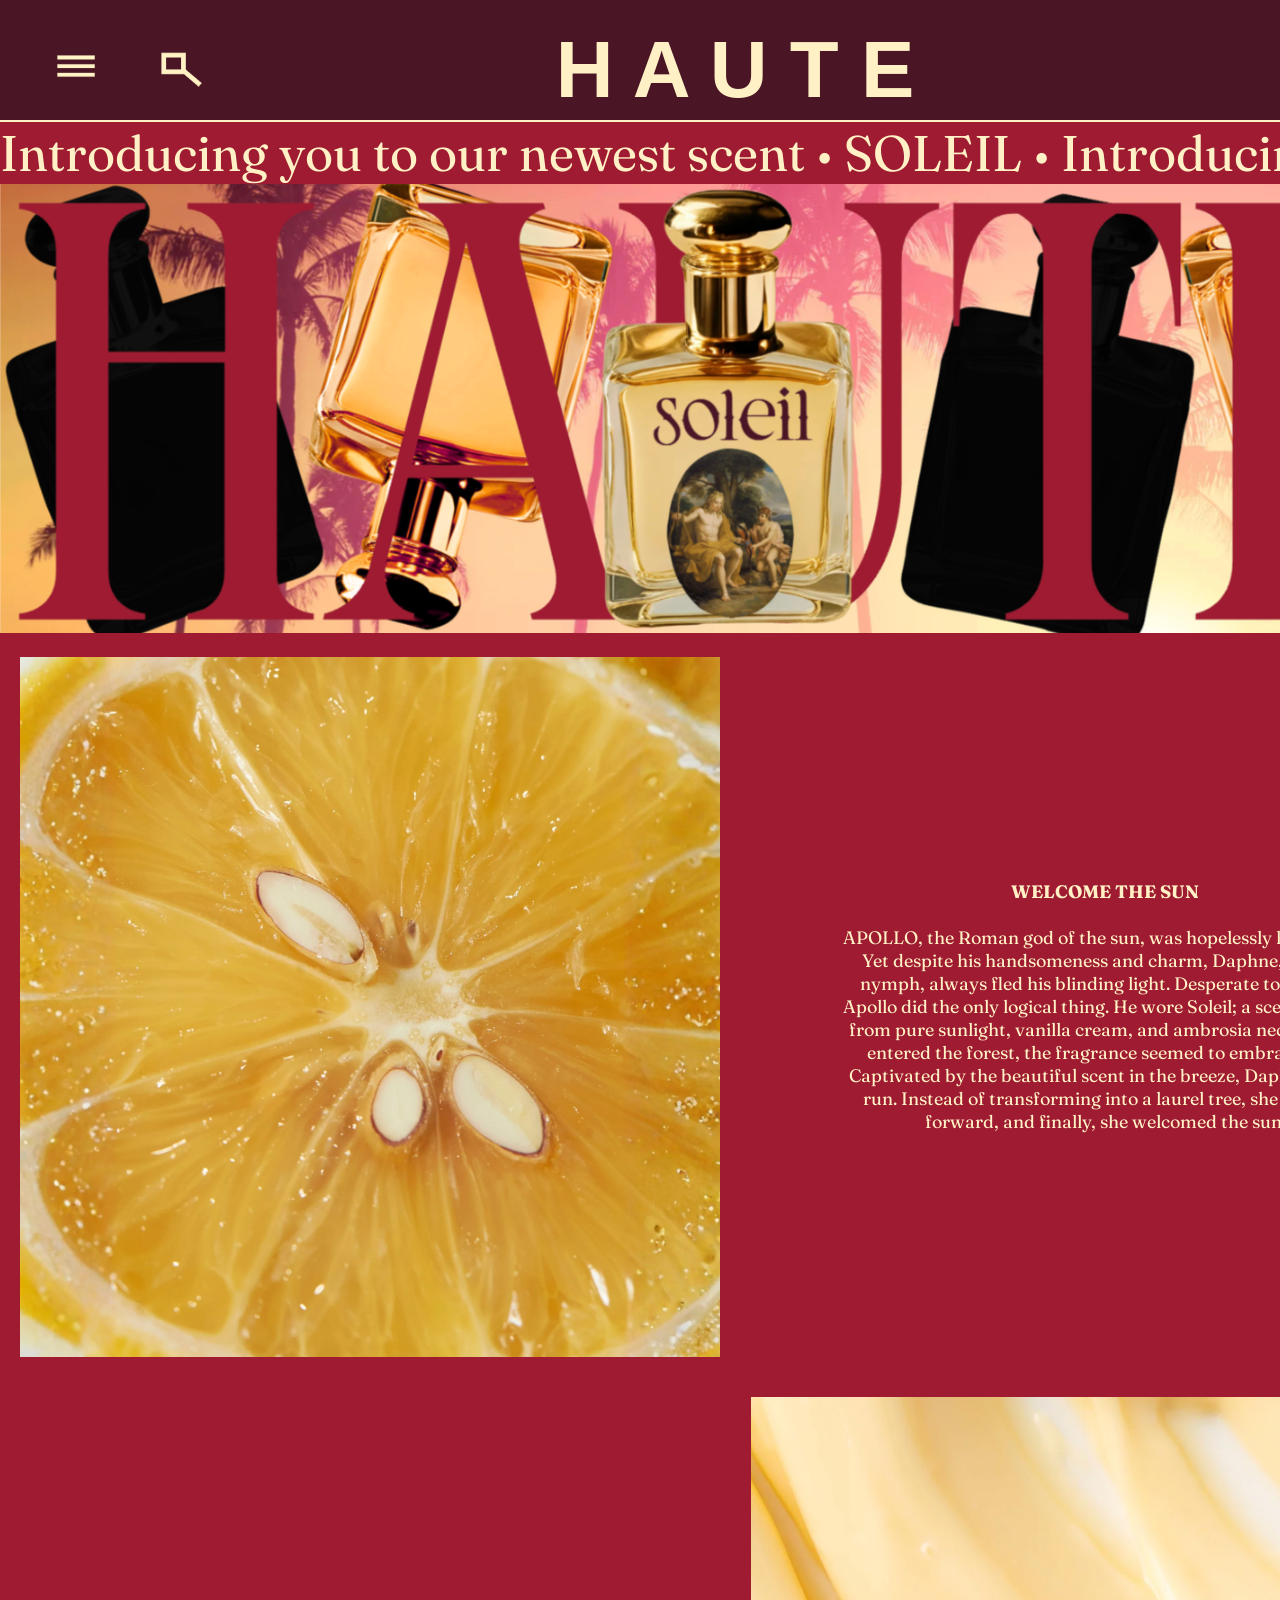
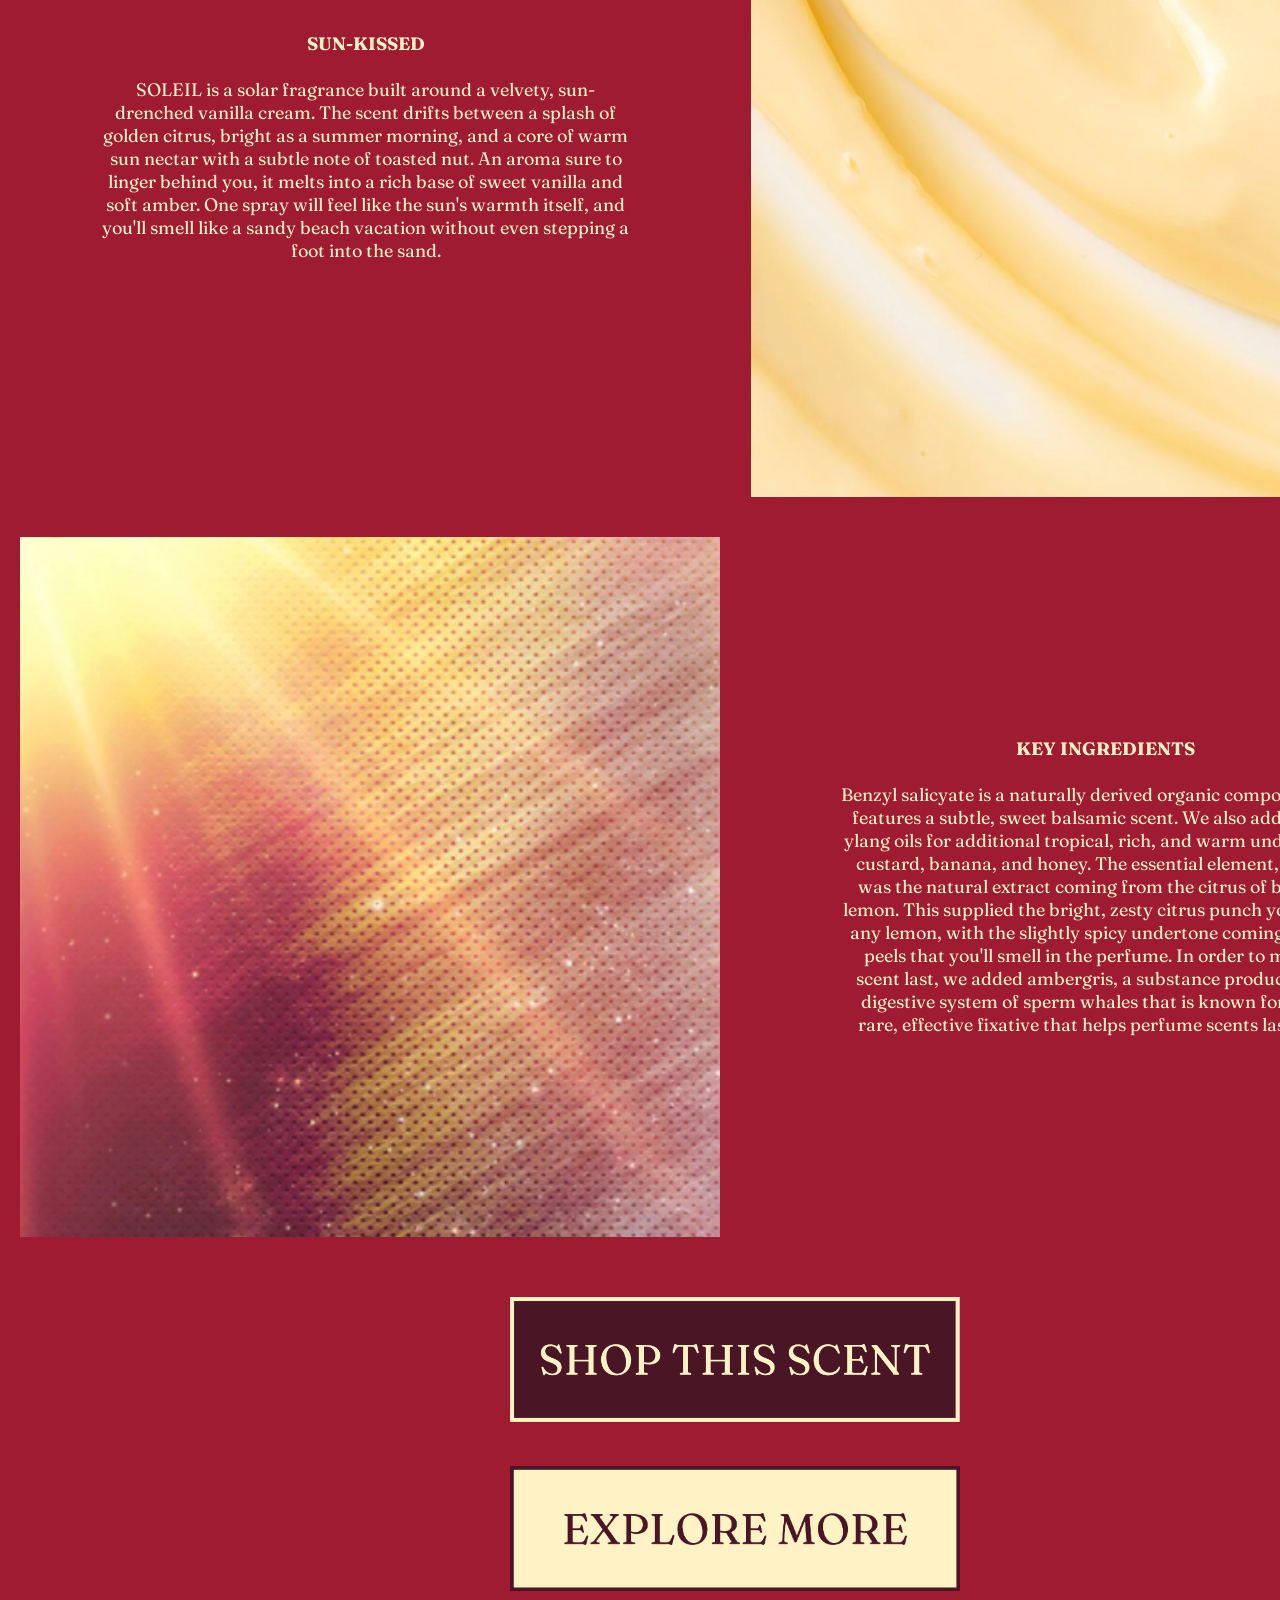
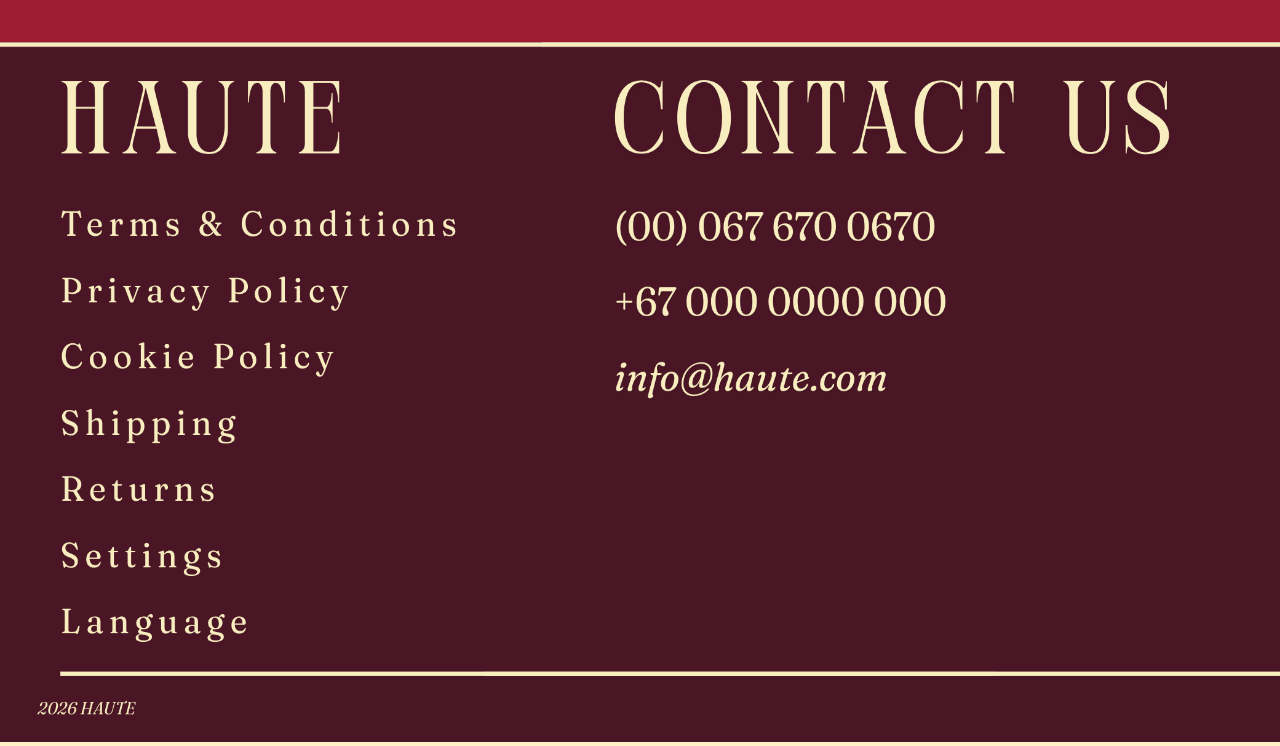
<file: soleil.html>
<!DOCTYPE html>
<html lang="en">
<head>
    <meta charset="UTF-8">
    <meta name="viewport" content="width=device-width, initial-scale=1.0">
    <title>Soleil</title>
    <link href="https://fonts.cdnfonts.com/css/perandory" rel="stylesheet">
    <link rel="stylesheet" href="styles.css">
    <link rel="preconnect" href="https://fonts.googleapis.com">
    <link rel="preconnect" href="https://fonts.gstatic.com" crossorigin>
    <link href="https://fonts.googleapis.com/css2?family=Fraunces:ital,opsz,wght@0,9..144,100..900;1,9..144,100..900&display=swap" rel="stylesheet">
    <script src="script.js" defer></script>
</head>
<body>
    <nav>
        <div class="navLeft">
            <ul>
                <li>
                        <img id="menuBtn" src="photos/menu.png" width="70">
                </li>
                <li>
                    <a href="explore.html">
                        <img src="photos/explore.png" width="80">
                    </a>
                </li>
            </ul>
        </div>
        <a href="index.html">
            <div class="navCenter"><h1>H A U T E</h1></div>
        </a>
        <div class="navRight">
            <ul>
                <li>
                    <a href="profile.html">
                        <img src="photos/profile.png" width="70">
                    </a>
                </li>
                <li>
                    <a href="shop.html">
                        <img src="photos/shop.png" width="80" height="70">
                    </a>
                </li>
            </ul>
        </div>
    </nav>
    <main class="soleil">
        <div class="ticker">
            <div class="ticker-track">
                <span>Introducing you to our newest scent •  SOLEIL  • </span>
                <span>Introducing you to our newest scent •  SOLEIL  • </span>
                <span>Introducing you to our newest scent •  SOLEIL  • </span>
            </div>
        </div>
        <div>
            <img src="photos/soleil_billboard.png" width="1470px">
        </div>
        <div class="soleil1">
           <img src="photos/lemon_soleil.png" width="700px" height="700px"> 
           <p><b>WELCOME THE SUN</b><br><br>APOLLO, the Roman god of the sun, was hopelessly lovestruck. Yet despite his handsomeness and charm, Daphne, a naiad nymph, always fled his blinding light. Desperate to win her, Apollo did the only logical thing. He wore Soleil; a scent he spun from pure sunlight, vanilla cream, and ambrosia nectar. As he entered the forest, the fragrance seemed to embrace him. Captivated by the beautiful scent in the breeze, Daphne didn't run. Instead of transforming into a laurel tree, she stepped forward, and finally, she welcomed the sun.</p>
        </div>
        <div class="soleil1">
            <p><b>SUN-KISSED</b><br><br>SOLEIL is a solar fragrance built around a velvety, sun-drenched vanilla cream. The scent drifts between a splash of golden citrus, bright as a summer morning, and a core of warm sun nectar with a subtle note of toasted nut. An aroma sure to linger behind you, it melts into a rich base of sweet vanilla and soft amber. One spray will feel like the sun's warmth itself, and you'll smell like a sandy beach vacation without even stepping a foot into the sand.</p>
            <img src="photos/butter_soleil.png" width="700px" height="700px"> 
        </div>
        <div class="soleil1">
           <img src="photos/sunset_soleil.png" width="700px" height="700px"> 
           <p><b>KEY INGREDIENTS</b><br><br>Benzyl salicyate is a naturally derived organic compound which features a subtle, sweet balsamic scent. We also added ylang-ylang oils for additional tropical, rich, and warm undertones of custard, banana, and honey. The essential element, however was the natural extract coming from the citrus of bergamot lemon. This supplied the bright, zesty citrus punch you'll find in any lemon, with the slightly spicy undertone coming from the peels that you'll smell in the perfume. In order to make the scent last, we added ambergris, a substance produced in the digestive system of sperm whales that is known for being a rare, effective fixative that helps perfume scents last longer.</p>
        </div>
        <div class="soleilButtons">
            <a href="shop.html">
                <img src="photos/btn1_soleil.png" width="450"> 
            </a>
            <a href="explore.html">
                <img src="photos/btn2_soleil.png" width="450"> 
            </a>
        </div>
    </main>
    <img src="photos/footer.png" width="1475" height="700">
    <div id="menu" class="menupopup">
        <span id="menuCloseBtn" class="menu-close">&times; MENU</span>
        <div class="menu-content">
            <div class="menu-left">
                <div class="menu-section">
                    <h3>FRAGRANCES</h3>
                    <div class="fragflex">
                        <img src="photos/verticalline.png" width="4" height="100">
                        <div class="menu-section">
                        <a href="colaroma.html">Colaroma</a>
                        <a href="soleil.html">Soleil</a>
                        <a href="venus.html">Venus</a>
                        </div>
                    </div>
                </div>
                  <div class="menu-section">
                    <h3>PAGES</h3>
                    <div class="pageflex">
                        <img src="photos/verticalline.png" width="4" height="140">
                        <div class="menu-section">
                        <a href="index.html">Home</a>
                        <a href="explore.html">Explore</a>
                        <a href="profile.html">Profile</a>
                        <a href="shop.html">Shop</a>
                    </div>
                </div>
                </div>
            </div>
            <div class="menu-right">
                <div class="collagesect1">
                    <img src="photos/menucollage1.png" width="470" height="350" id="colacollage" class="imgssect1">
                    <img src="photos/menucollage2.png" width="470" height="150" class="imgssect1">
                </div>
                <div class="collagesect2">
                    <img src="photos/menucollage3.png" width="415" height="520" class="imgssect2">
                </div>
            </div>
        </div>
    </div>
    </body
</file>
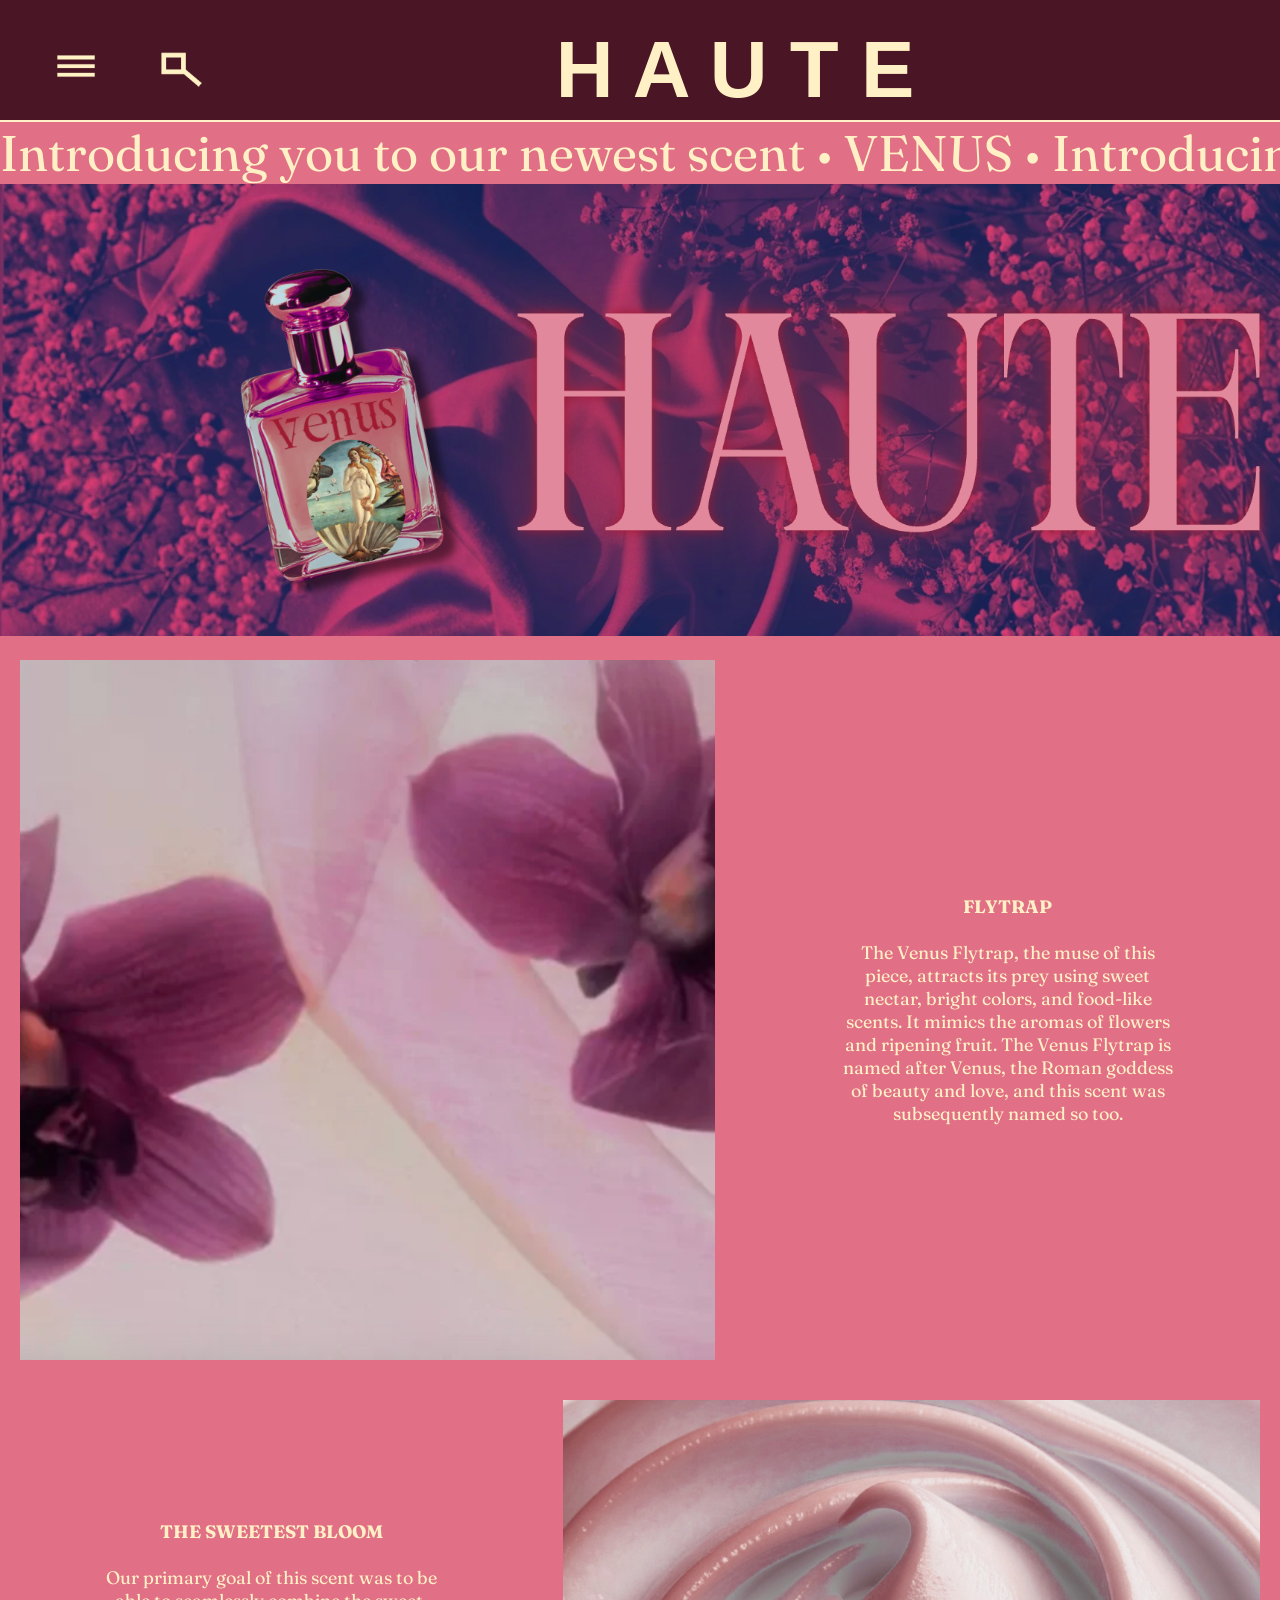
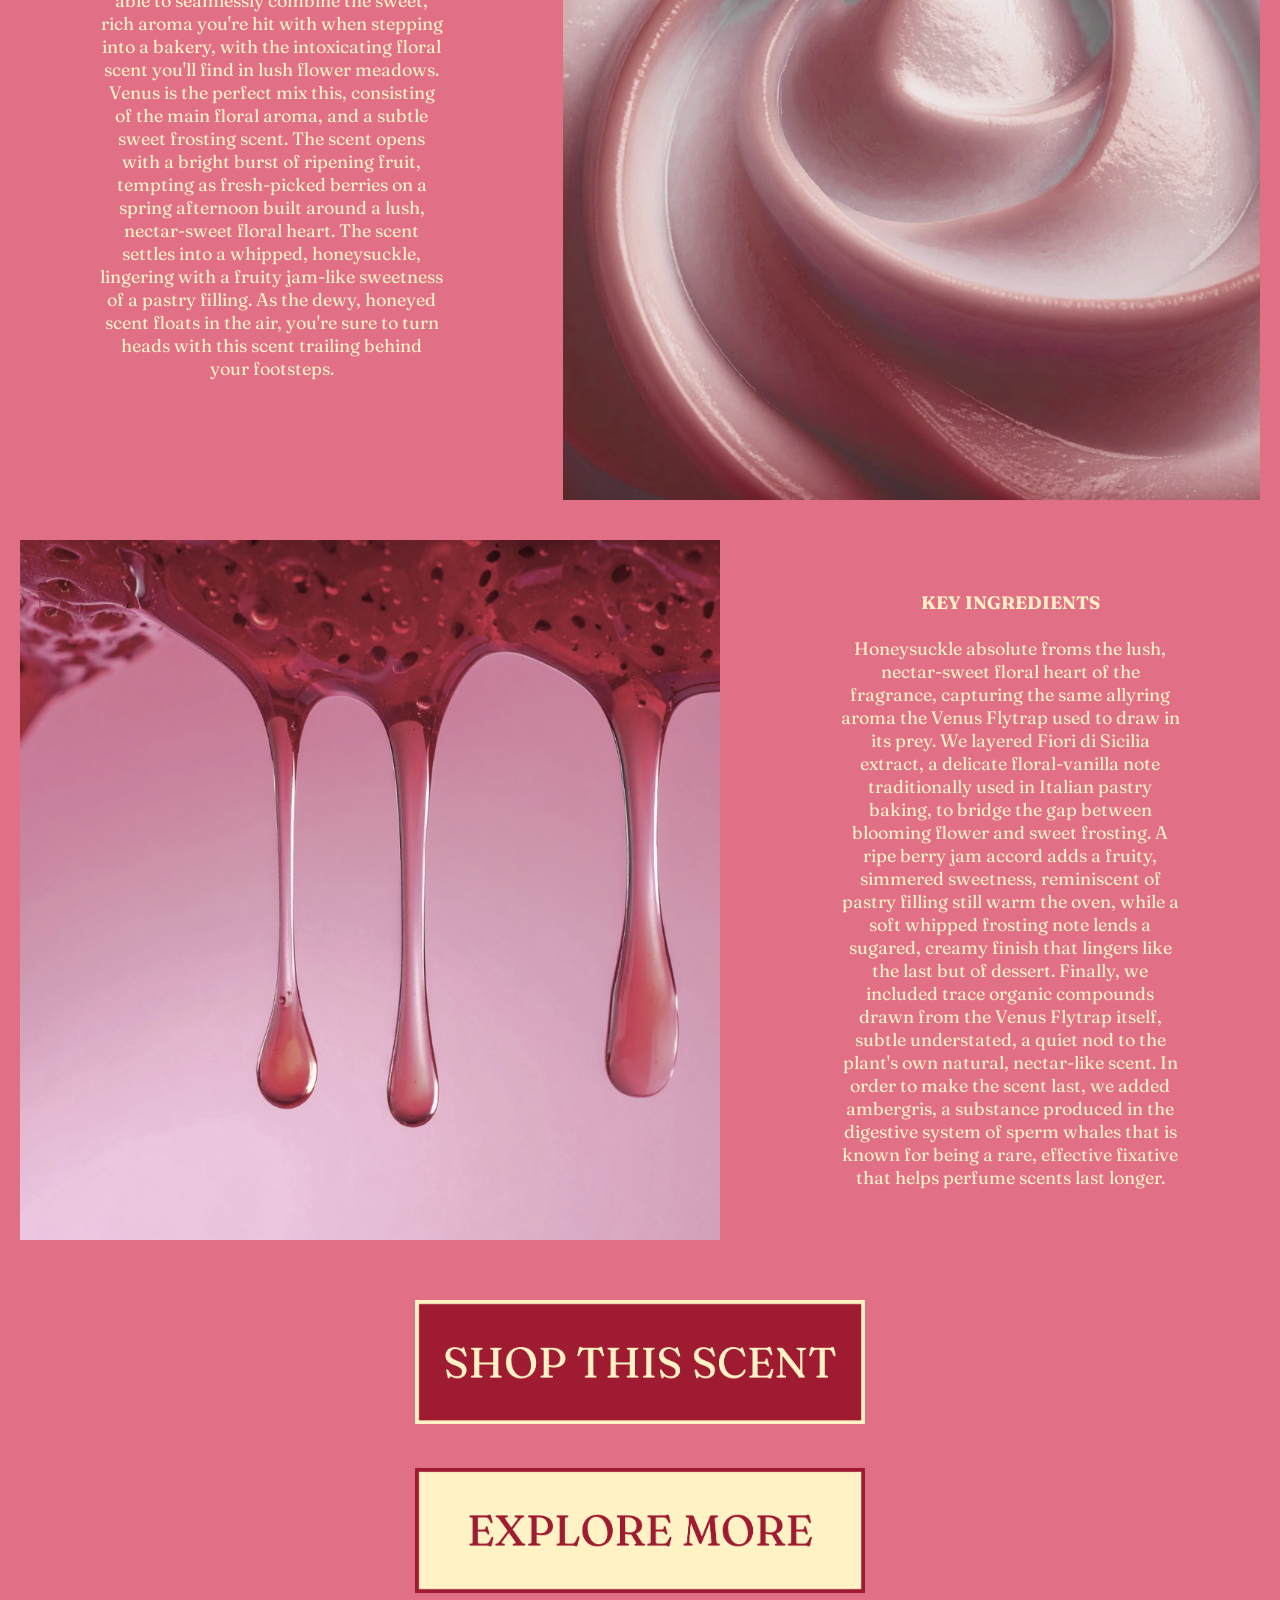
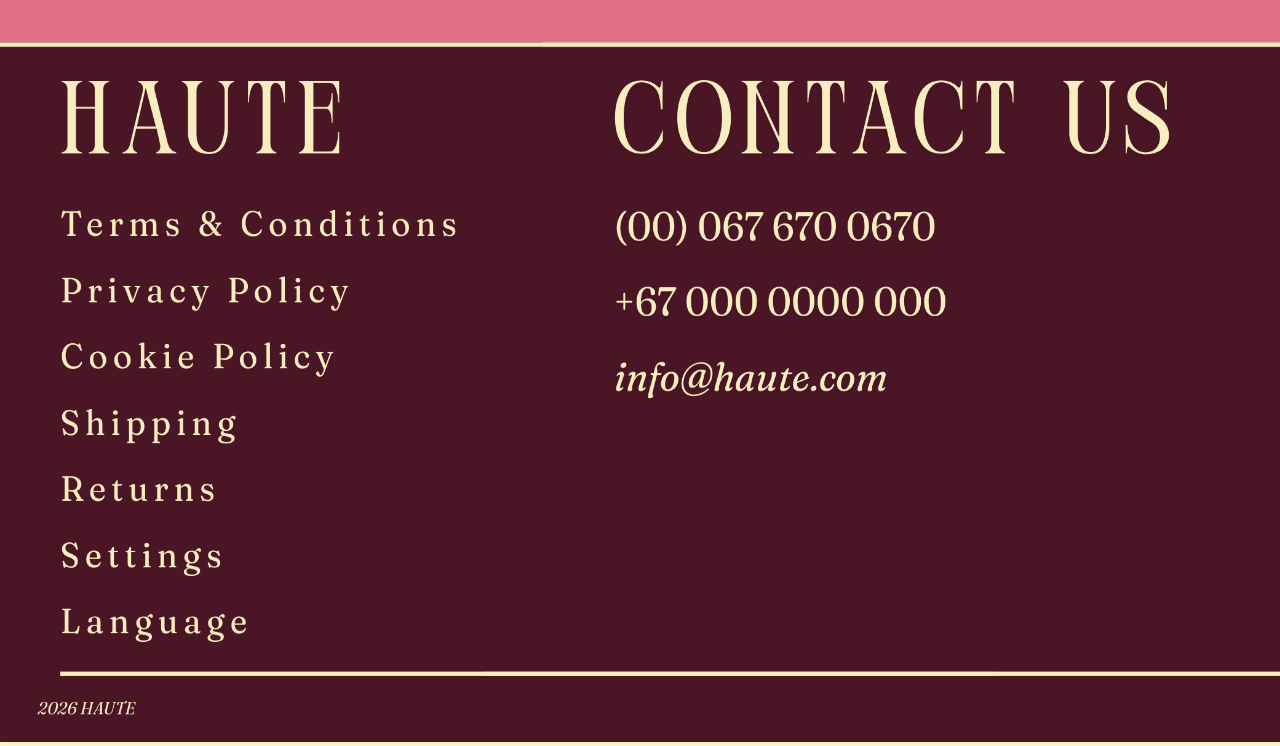
<file: venus.html>
<!DOCTYPE html>
<html lang="en">
<head>
    <meta charset="UTF-8">
    <meta name="viewport" content="width=device-width, initial-scale=1.0">
    <title>Soleil</title>
    <link href="https://fonts.cdnfonts.com/css/perandory" rel="stylesheet">
    <link rel="stylesheet" href="styles.css">
    <link rel="preconnect" href="https://fonts.googleapis.com">
    <link rel="preconnect" href="https://fonts.gstatic.com" crossorigin>
    <link href="https://fonts.googleapis.com/css2?family=Fraunces:ital,opsz,wght@0,9..144,100..900;1,9..144,100..900&display=swap" rel="stylesheet">
    <script src="script.js" defer></script>
</head>
<body>
    <nav>
        <div class="navLeft">
            <ul>
                <li>
                        <img id="menuBtn" src="photos/menu.png" width="70">
                </li>
                <li>
                    <a href="explore.html">
                        <img src="photos/explore.png" width="80">
                    </a>
                </li>
            </ul>
        </div>
        <a href="index.html">
            <div class="navCenter"><h1>H A U T E</h1></div>
        </a>
        <div class="navRight">
            <ul>
                <li>
                    <a href="profile.html">
                        <img src="photos/profile.png" width="70">
                    </a>
                </li>
                <li>
                    <a href="shop.html">
                        <img src="photos/shop.png" width="80" height="70">
                    </a>
                </li>
            </ul>
        </div>
    </nav>
    <main class="venus">
        <div class="ticker">
            <div class="ticker-track">
                <span>Introducing you to our newest scent •  VENUS  • </span>
                <span>Introducing you to our newest scent •  VENUS  • </span>
                <span>Introducing you to our newest scent •  VENUS  • </span>
            </div>
        </div>
        <div>
            <img src="photos/venus_billboard.png" width="1470px">
        </div>
        <div class="soleil1">
           <img src="photos/flowers_venus.png" width="700px" height="700px"> 
           <p><b>FLYTRAP</b><br><br>The Venus Flytrap, the muse of this piece, attracts its prey using sweet nectar, bright colors, and food-like scents. It mimics the aromas of flowers and ripening fruit. The Venus Flytrap is named after Venus, the Roman goddess of beauty and love, and this scent was subsequently named so too.</p>
        </div>
        <div class="soleil1">
            <p><b>THE SWEETEST BLOOM</b><br><br>Our primary goal of this scent was to be able to seamlessly combine the sweet, rich aroma you're hit with when stepping into a bakery, with the intoxicating floral scent you'll find in lush flower meadows. Venus is the perfect mix this, consisting of the main floral aroma, and a subtle sweet frosting scent. The scent opens with a bright burst of ripening fruit, tempting as fresh-picked berries on a spring afternoon built around a lush, nectar-sweet floral heart. The scent settles into a whipped, honeysuckle, lingering with a fruity jam-like sweetness of a pastry filling. As the dewy, honeyed scent floats in the air, you're sure to turn heads with this scent trailing behind your footsteps.</p>
            <img src="photos/frosting_venus.png" width="700px" height="700px"> 
        </div>
        <div class="soleil1">
           <img src="photos/strawberrysyrup_venus.png" width="700px" height="700px"> 
           <p><b>KEY INGREDIENTS</b><br><br>Honeysuckle absolute froms the lush, nectar-sweet floral heart of the fragrance, capturing the same allyring aroma the Venus Flytrap used to draw in its prey. We layered Fiori di Sicilia extract, a delicate floral-vanilla note traditionally used in Italian pastry baking, to bridge the gap between blooming flower and sweet frosting. A ripe berry jam accord adds a fruity, simmered sweetness, reminiscent of pastry filling still warm the oven, while a soft whipped frosting note lends a sugared, creamy finish that lingers like the last but of dessert. Finally, we included trace organic compounds drawn from the Venus Flytrap itself, subtle understated, a quiet nod to the plant's own natural, nectar-like scent. In order to make the scent last, we added ambergris, a substance produced in the digestive system of sperm whales that is known for being a rare, effective fixative that helps perfume scents last longer.</p>
        </div>
        <div class="soleilButtons">
            <a href="shop.html">
                <img src="photos/btn1_venus.png" width="450"> 
            </a>
            <a href="explore.html">
                <img src="photos/btn2_venus.png" width="450"> 
            </a>
        </div>
    </main>
    <img src="photos/footer.png" width="1475" height="700">
    <div id="menu" class="menupopup">
        <span id="menuCloseBtn" class="menu-close">&times; MENU</span>
        <div class="menu-content">
            <div class="menu-left">
                <div class="menu-section">
                    <h3>FRAGRANCES</h3>
                    <div class="fragflex">
                        <img src="photos/verticalline.png" width="4" height="100">
                        <div class="menu-section">
                        <a href="colaroma.html">Colaroma</a>
                        <a href="soleil.html">Soleil</a>
                        <a href="venus.html">Venus</a>
                        </div>
                    </div>
                </div>
                  <div class="menu-section">
                    <h3>PAGES</h3>
                    <div class="pageflex">
                        <img src="photos/verticalline.png" width="4" height="140">
                        <div class="menu-section">
                        <a href="index.html">Home</a>
                        <a href="explore.html">Explore</a>
                        <a href="profile.html">Profile</a>
                        <a href="shop.html">Shop</a>
                    </div>
                </div>
                </div>
            </div>
            <div class="menu-right">
                <div class="collagesect1">
                    <img src="photos/menucollage1.png" width="470" height="350" id="colacollage" class="imgssect1">
                    <img src="photos/menucollage2.png" width="470" height="150" class="imgssect1">
                </div>
                <div class="collagesect2">
                    <img src="photos/menucollage3.png" width="415" height="520" class="imgssect2">
                </div>
            </div>
        </div>
    </div>
    </body
</file>
<file: styles.css>
body {
    margin: 0;
    width: 100%;
}
h1 {
    font-family: 'Perandory', sans-serif;
    font-size: 80px;
    color: #fff1c5;
}
nav {
    display: flex;
    align-items: center;
    justify-content: space-between;
    height: 100px;
    width: 1470px;
    background-color: #4a1525;
    padding-top:20px;
    border-bottom: 2.25px solid #fff1c5;
}
a {
    text-decoration: none;
    color: inherit;
}
ul {
    display: flex;
    gap: 30px;
    padding-right: 20px;
    list-style: none;
}
.gifs {
    display: flex;

}
.soleil_container {
    position: relative;
}
.soleil_container img:last-child {
    position: absolute;
    top:0px;
    left:183.75px;
}
.venus_container {
    position: relative;
}
.venus_container img:last-child {
    position: absolute;
    top:0px;
    left:183.75px;
}
.shop {
    height: 500px;
}
.colaroma {
    background-color:#ec4cbc;
    height: 500px;
}
.soleil {
    background-color:#9e1b32;
    height: 3120px;
    margin: 0px;
    width: 1470px;
}
body {
    margin: 0;
    background-color: #fff1c5;
}
.shop h1{
    text-align: center;
    margin-top: 70px;
    margin-left: 136.5px;
    color: #4a1525;
    letter-spacing: 130px;
    font-weight: 5;
    font-size: 150px;
}
.shop h2 {
    color: #4a1525;
    font-family: 'fraunces', sans-serif;
    font-size: 80px;
    font-weight: 400;
    margin-left: 136.5px;
    margin-right: 100px;
}
.explore h1{
    margin-top: 70px;
    margin-left: 136.5px;
    color: #4a1525;
    letter-spacing: 130px;
    font-weight: 5;
    font-size: 150px;
}
.explore h2 {
    color: #4a1525;
    font-family: 'fraunces', sans-serif;
    font-size: 80px;
    font-weight: 400;
    margin-left: 136.5px;
    margin-right: 100px;
}
.bottles{
    display: flex;
    margin-left: 90px;
    margin-right: 90px;
    flex-shrink: 0;
}
.bottles > :first-child{
    margin-right: 20px;
}
.bottles > :last-child{
    margin-left: 20px;
}
.bottlesText {
    display: flex;
    color: #4a1525;
    font-family: 'fraunces', sans-serif;
    font-size: 57px;
    margin-bottom: 150px;
}
.bottlesText :first-child{
    margin-right: 20px;
    font-weight: 400;
    margin-left: 150px;
    margin-top: 20px;
}
.bottlesText >:nth-child(2) {
    margin: 2px;
    margin-top: 20px;
    font-weight: 400;
    margin-left: 200px;
}
.bottlesText :last-child {
    margin-right: 20px;
    font-weight: 400;
    margin-left: 260px;
    margin-top: 20px;
}

.profile h1{
    font-family: 'Perandory', sans-serif;
    margin-top: 70px;
    margin-left: 136.5px;
    color: #4a1525;
    letter-spacing: 130px;
    font-weight: 5;
    font-size: 150px;
}
.profile h2{
    font-family: 'Perandory', sans-serif;
    margin-top: 70px;
    margin-left: 136.5px;
    color: #4a1525;
    letter-spacing: 13px;
    font-weight: 5;
    font-size: 90px;
}
span {
    margin-bottom: 200px;
    font-family: 'fraunces', sans-serif;
    font-size: 50px;
    color: #fff1c5;
}
.soleil1 img{
    margin: 20px;
}
.soleil1 p{
    color: #fff1c5;
    font-family: 'fraunces', sans-serif;
    font-size: 18px;
    margin-left: 100px;
    margin-right: 100px;

}
.soleil1 {
    display: flex;
    position: relative;
    align-items: center;
    text-align: center;
}
.soleilButtons {
    display: flex;
    position: relative;
    align-items: center;
    flex-direction: column;
    margin-top: 20px;
    margin-bottom: 20px;
}
.soleilButtons :last-child{
  margin-top: 20px;
}
.ticker {
    overflow: hidden;
    width: 100%;
    white-space: nowrap;
}
.ticker-track {
    display: inline-block;
    animation: scroll-left 15s linear infinite;
}
@keyframes scroll-left {
    from {
        transform: translateX(0);
    }
    to {
        transform: translateX(-50%);
    }
}
.venus {
   background-color: #e17087;
    height: 3120px; 
}
.colaroma {
    background-color:#4a1726;
    height: 3120px;
    margin: 0px;
    width: 1470px;
}
.popup {
    display: none;
    position: fixed;
    z-index: 1;
    top: 0;
    left: 0;
    width: 100vw;
    height: 100vh;
    backdrop-filter: blur(7px);
    background-color: rgba(244, 240, 198, 0.2);
    align-items: center;
    justify-content: center;
}
.popup-content {
    border: 3px solid #4a1525;
    margin: 0px;
    text-align: center;
    display: flex;
    flex-direction: row;
    align-items: center;
    background-color: #fff1c5;
    position: relative;
}
.popupleft {
    padding-left: 20px;
}
.popupinfo{
    display: flex;
    align-items: center;
    flex-direction: row;
    justify-content: center;
}
.popupinfo p {
    font-family: 'fraunces', sans-serif;
    font-size: 30px;
    color: #4a1525;
    margin-right: 20px;
}
.popupinfo button {
    font-family: 'fraunces', sans-serif;
    font-size: 30px;
    background-color: #fff1c5;
    color: #4a1525;
    border: 2px solid #4a1525;
    padding: 10px 20px;
}
.close {
    position: absolute;
    top: 15px;
    right: 20px;
    color:#4a1525;
    font-size:28px;
    font-weight: bold;
}
.userinputs {
    font-family: 'fraunces', sans-serif;
    font-size: 30px;
    color: #4a1525;
    display: flex;
    flex-direction: column;
    margin-left: 170px;
}
.userinputs input {
    font-family: 'fraunces', sans-serif;
    font-size: 30px;
    color: #4a1525;
    border: 4px solid #4a1525;
    padding:10px 20px;
    margin: 20px;
    margin-left: 60px;
    background-color: #fff1c5;
    width: 450px;
    border-radius: 12px;
    height: 33px;
}
.accountdetails {
    display: flex;
    flex-direction: column;
    margin-top: 20px;
}
.save-button {
    font-family: 'fraunces', sans-serif;
    font-size: 30px;
    background-color: #4a1525;
    color: #fff1c5;
    padding: 10px 20px;
    margin-right: 60px;
    border:0px;
    width: 150px;
    border-radius: 12px;
    position: relative;
    left: 100%;
    transform: translateX(-150%) translateY(-10px);
}
hr {
    border: 2.5px solid #4a1525;
    margin-top: 60px;
}
.profilebottles {
    display: flex;
    flex-direction: row;
    justify-content: center;
    gap: 5px;
}
.profilelast {
    margin-block: 100px;
    display: flex;
    flex-direction: row;
    align-items: center;
    justify-content: space-between;
    margin-left: 30px;
    margin-right: 30px;
}
.quizbox{
    padding-left: 50px;
    padding-right: 50px;
    padding-top: 12px;
    padding-bottom: 12px;
    background-color: #4a1525;
    width: 1000px;
    border-radius: 7px;
    display: flex;
    align-items: center;
    gap: 50px;
}
.quizbox h3 {
    color: #fff1c5;
    font-family: 'fraunces', sans-serif;
    font-size: 50px;
    font-weight: 350;
    margin-left: 20px;
}
.menupopup {
    display: none;
    position: fixed;
    z-index: 2;
    top: 0;
    left: 0;
    width: 100vw;
    height: 100vh;
    background-color: #4a1525;
    padding: 40px 80px;
    flex-direction: column;
    box-sizing: border-box;
}
.menu-content {
    display: flex;
    flex-direction: row;
    margin: 0px;
    align-items: center;
    position: relative;
    justify-content: space-between;
    flex-grow: 1;
    width: 100%;
}
.menu-right {
    display: flex;
    flex-direction: row;
    align-items: center;
    gap: 20px;
}
.menu-close {
    color: #fff1c5;
    font-family: 'perandory', sans-serif;
    font-size: 70px;
    font-weight: 350;
    letter-spacing: 7px;
    margin: 0;
    transform: translate(-15px, 0px);
}
.menu-section {
    display: flex;
    flex-direction: column;
}
.menu-left {
    display: flex;
    flex-direction: column;
    width: 350px;
}
.menu-left h3{
    background-color: #fff1c5;
    color: #4a1525;
    font-family: 'perandory', sans-serif;
    font-size: 40px;
    font-weight: 350;
    margin-bottom: 20px;
    letter-spacing: 7px;
    box-sizing: border-box;
    padding: 10px;
    text-align: center;
    width: 100%;
}
.menu-left a{
    color: #fff1c5;
    font-family: 'fraunces', sans-serif;
    text-align: left;
    font-size: 20px;
    font-weight: 350;
    margin-right: 20px;
    letter-spacing: 2px;
    padding: 8px 0px;
}
.collagesect1 {
    display: flex;
    flex-direction: column;
    gap: 20px;
}
.fragflex {
    display: flex;
    flex-direction: row;
    gap: 20px;
}
.fragflex img{
    transform: translate(0%, 10%);
}
.pageflex {
    display: flex;
    flex-direction: row;
    gap: 20px;
}
.pageflex img{
    transform: translate(0%, 10%);
}
</file>
